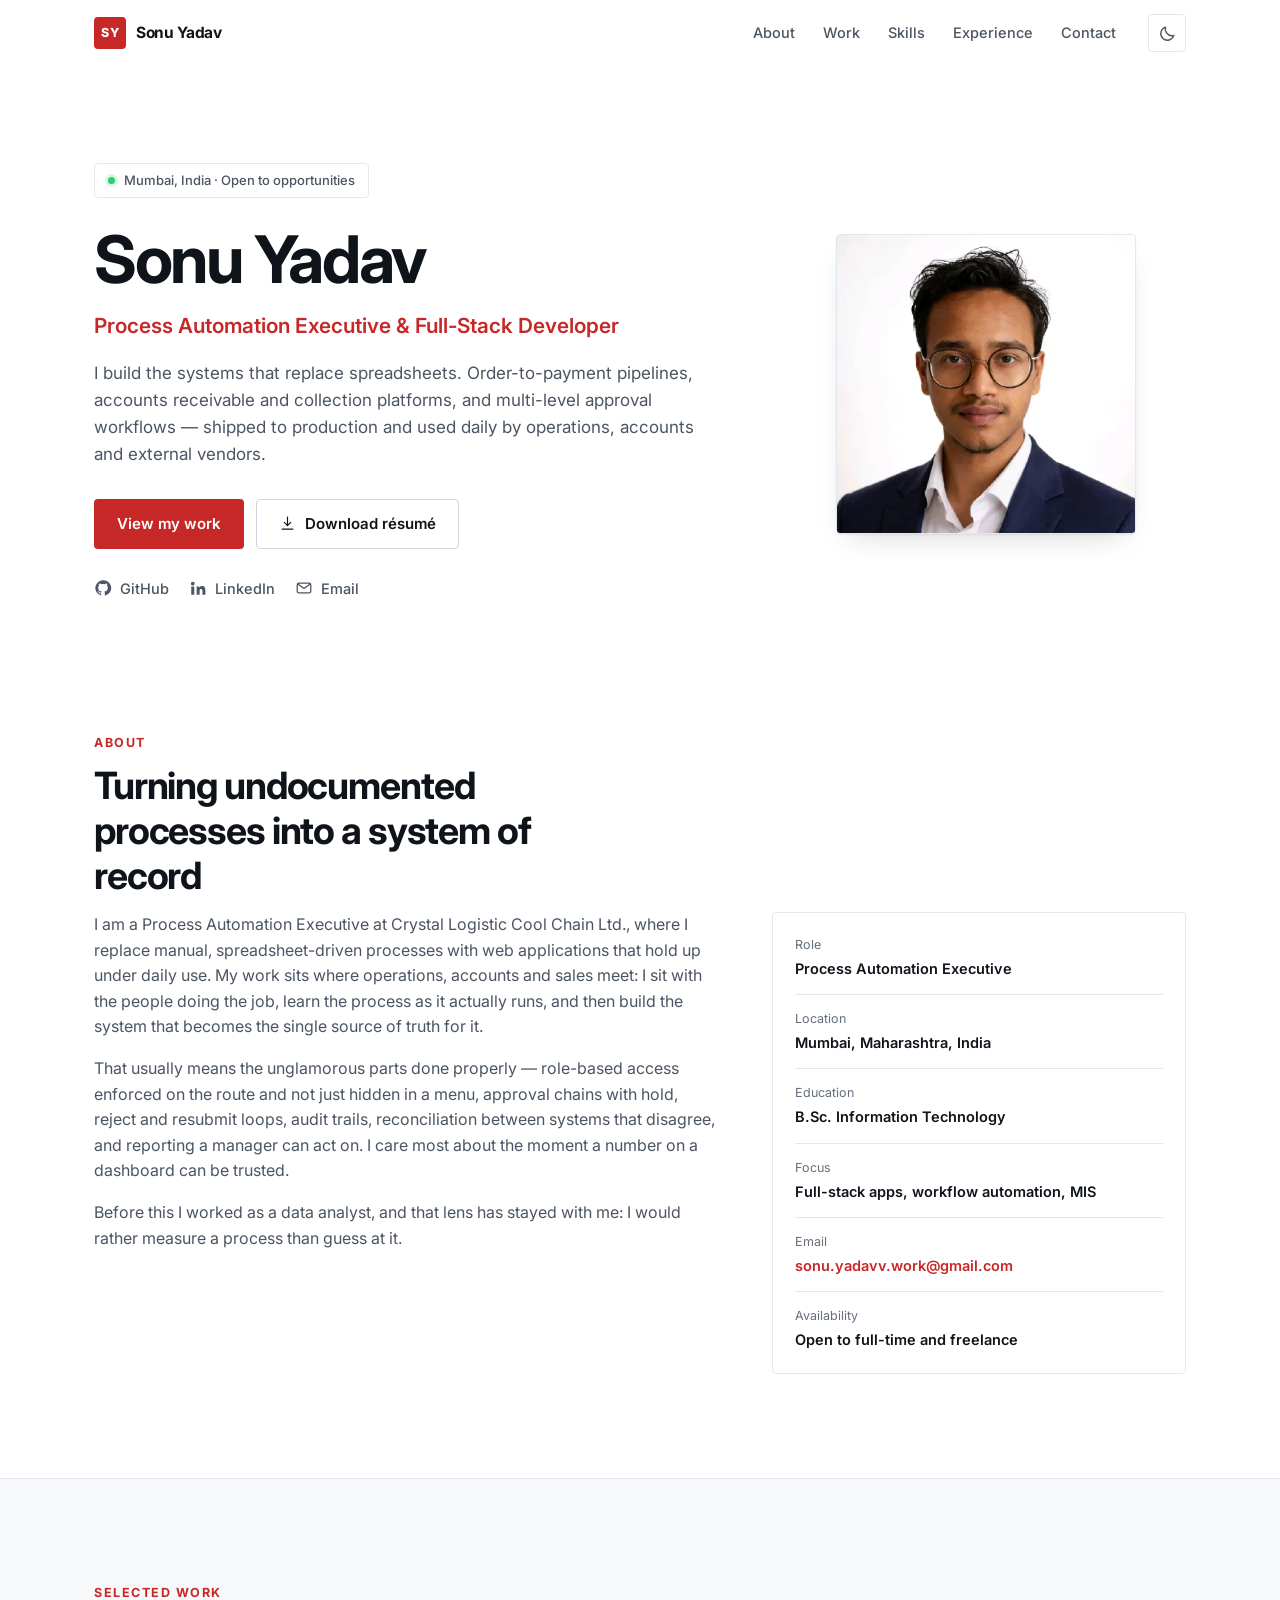
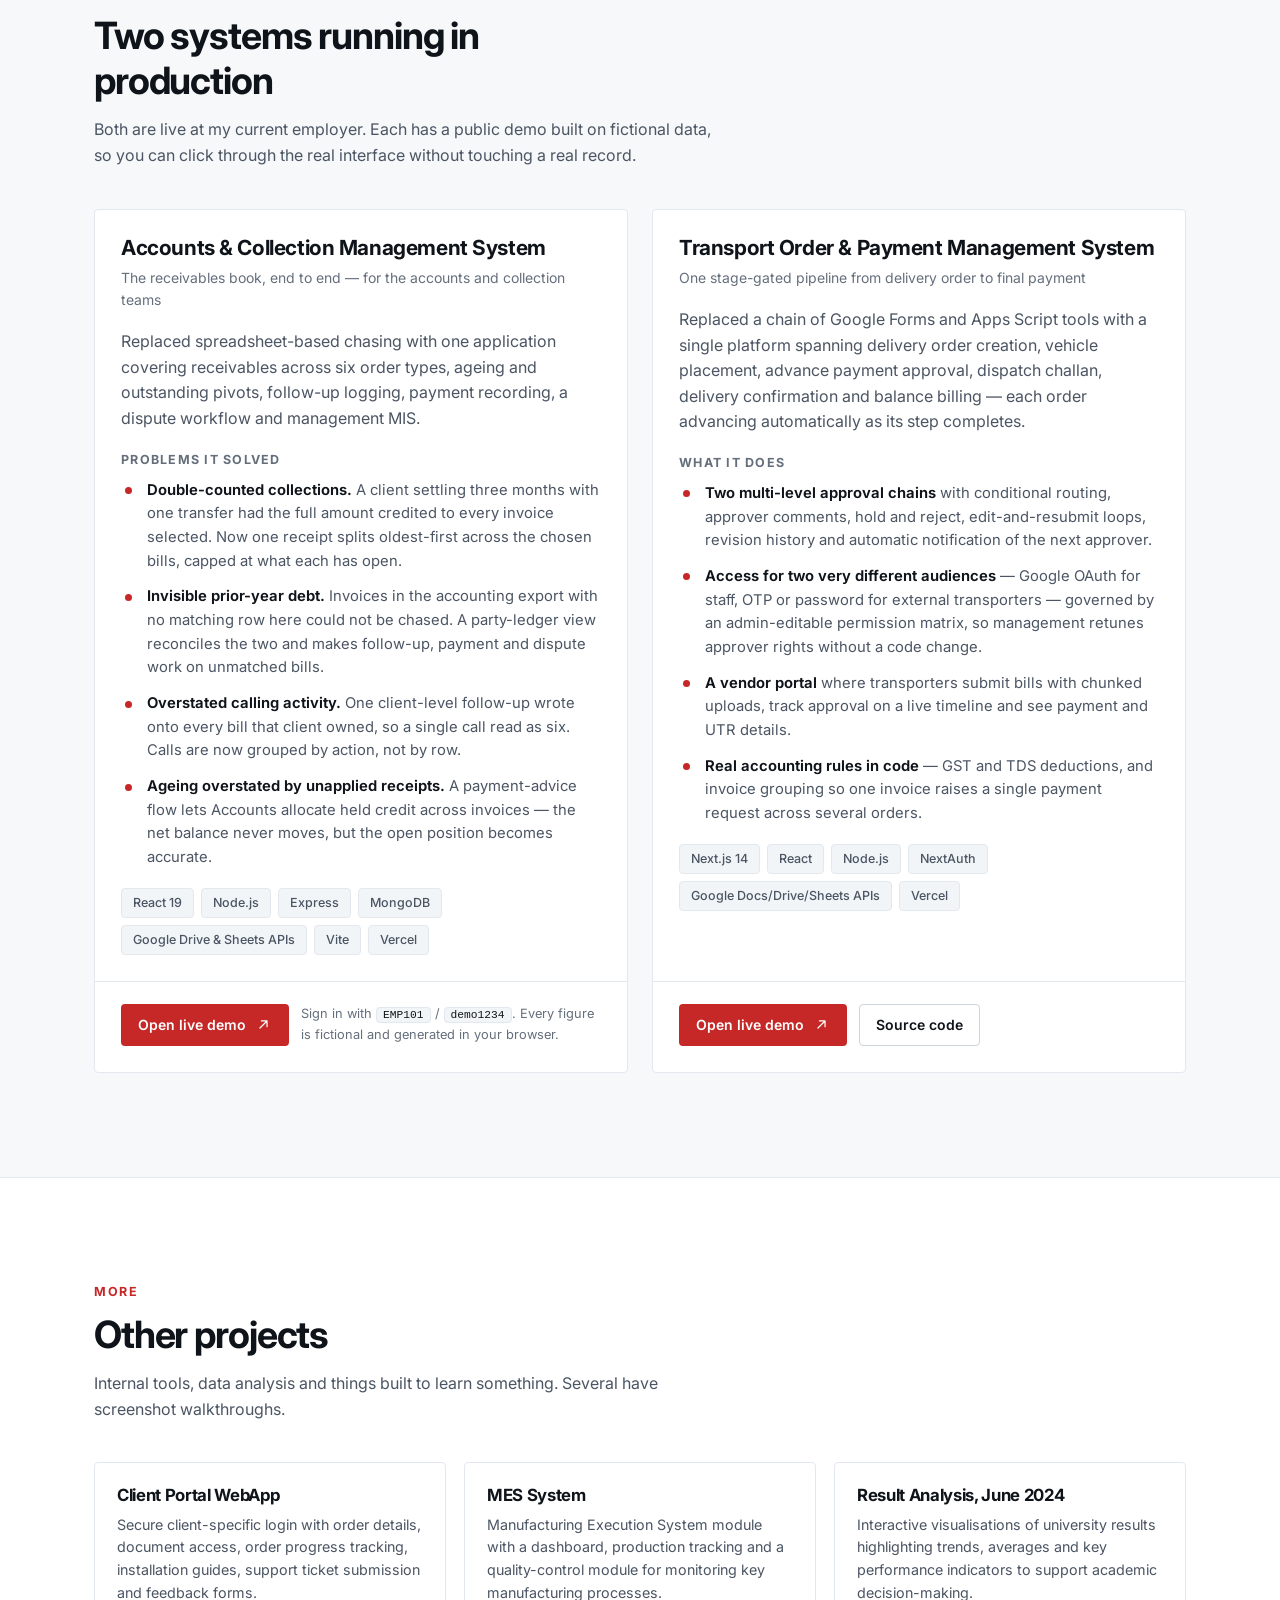
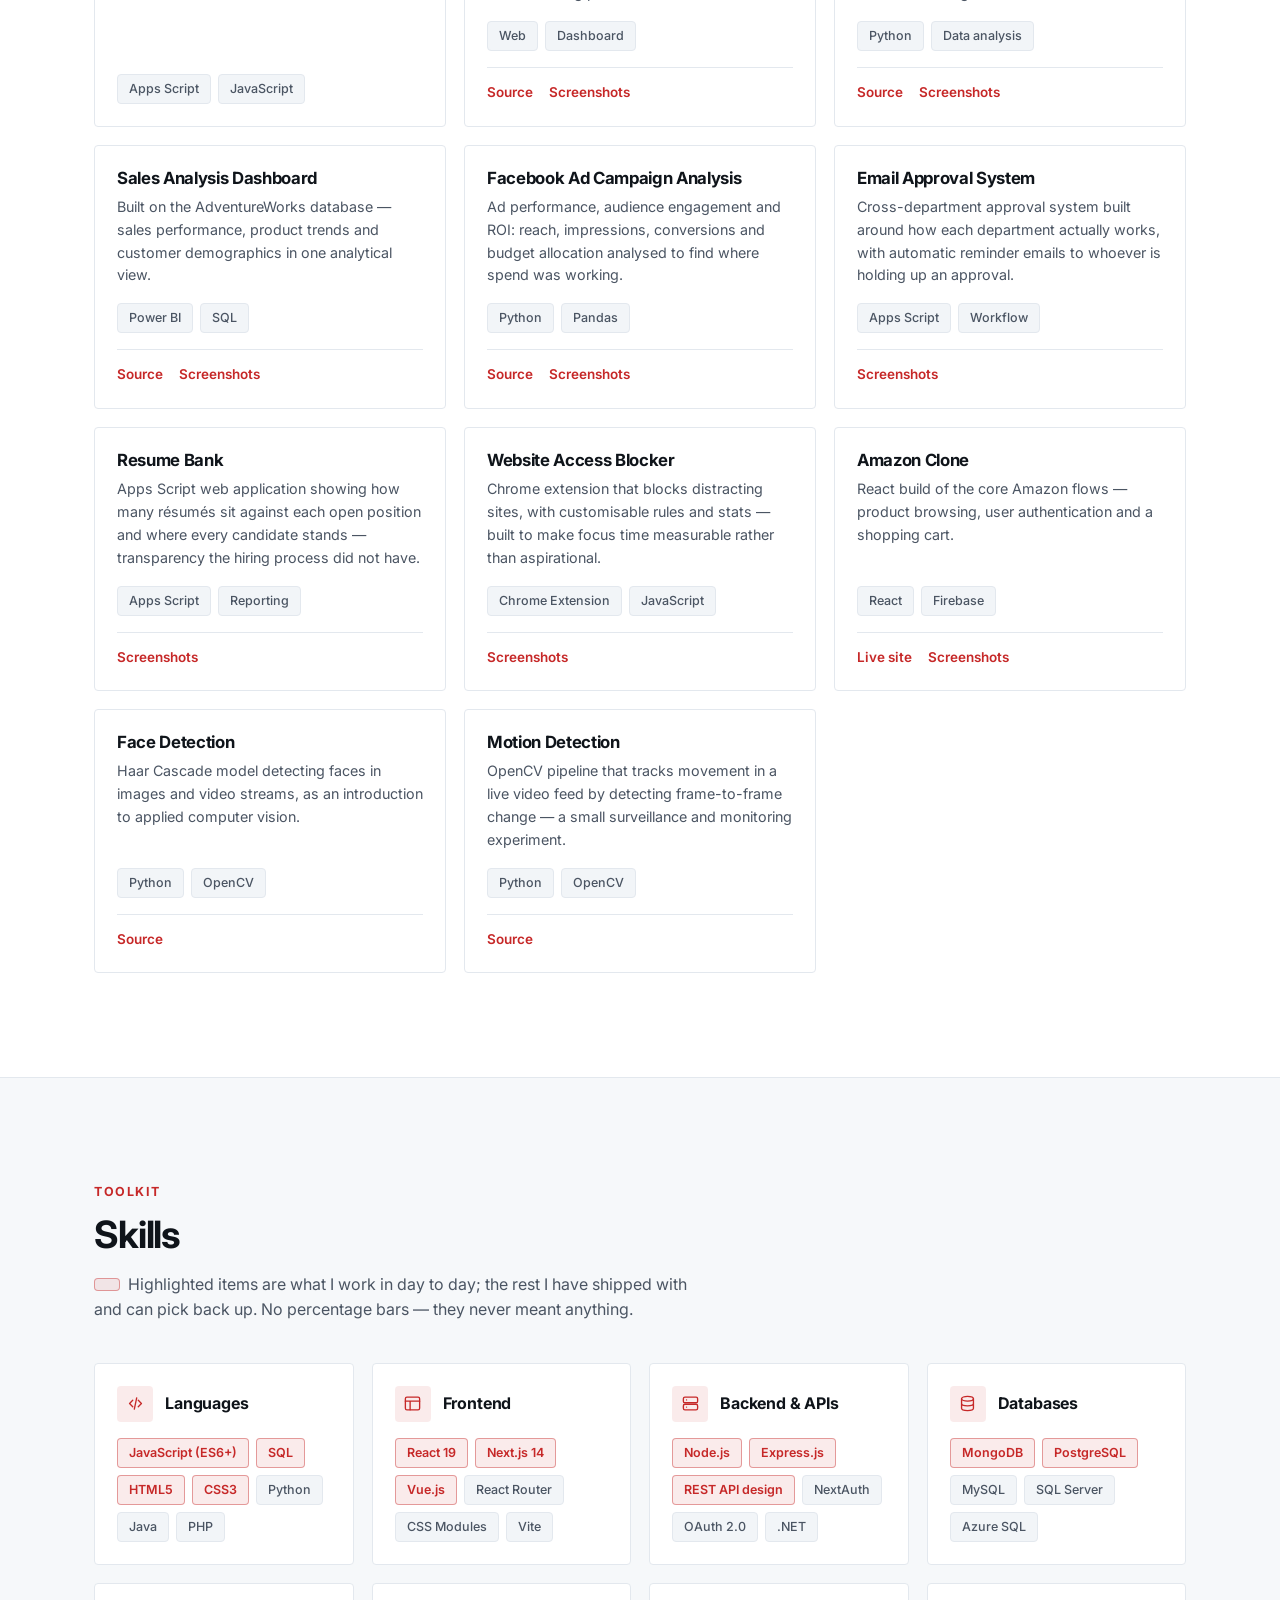
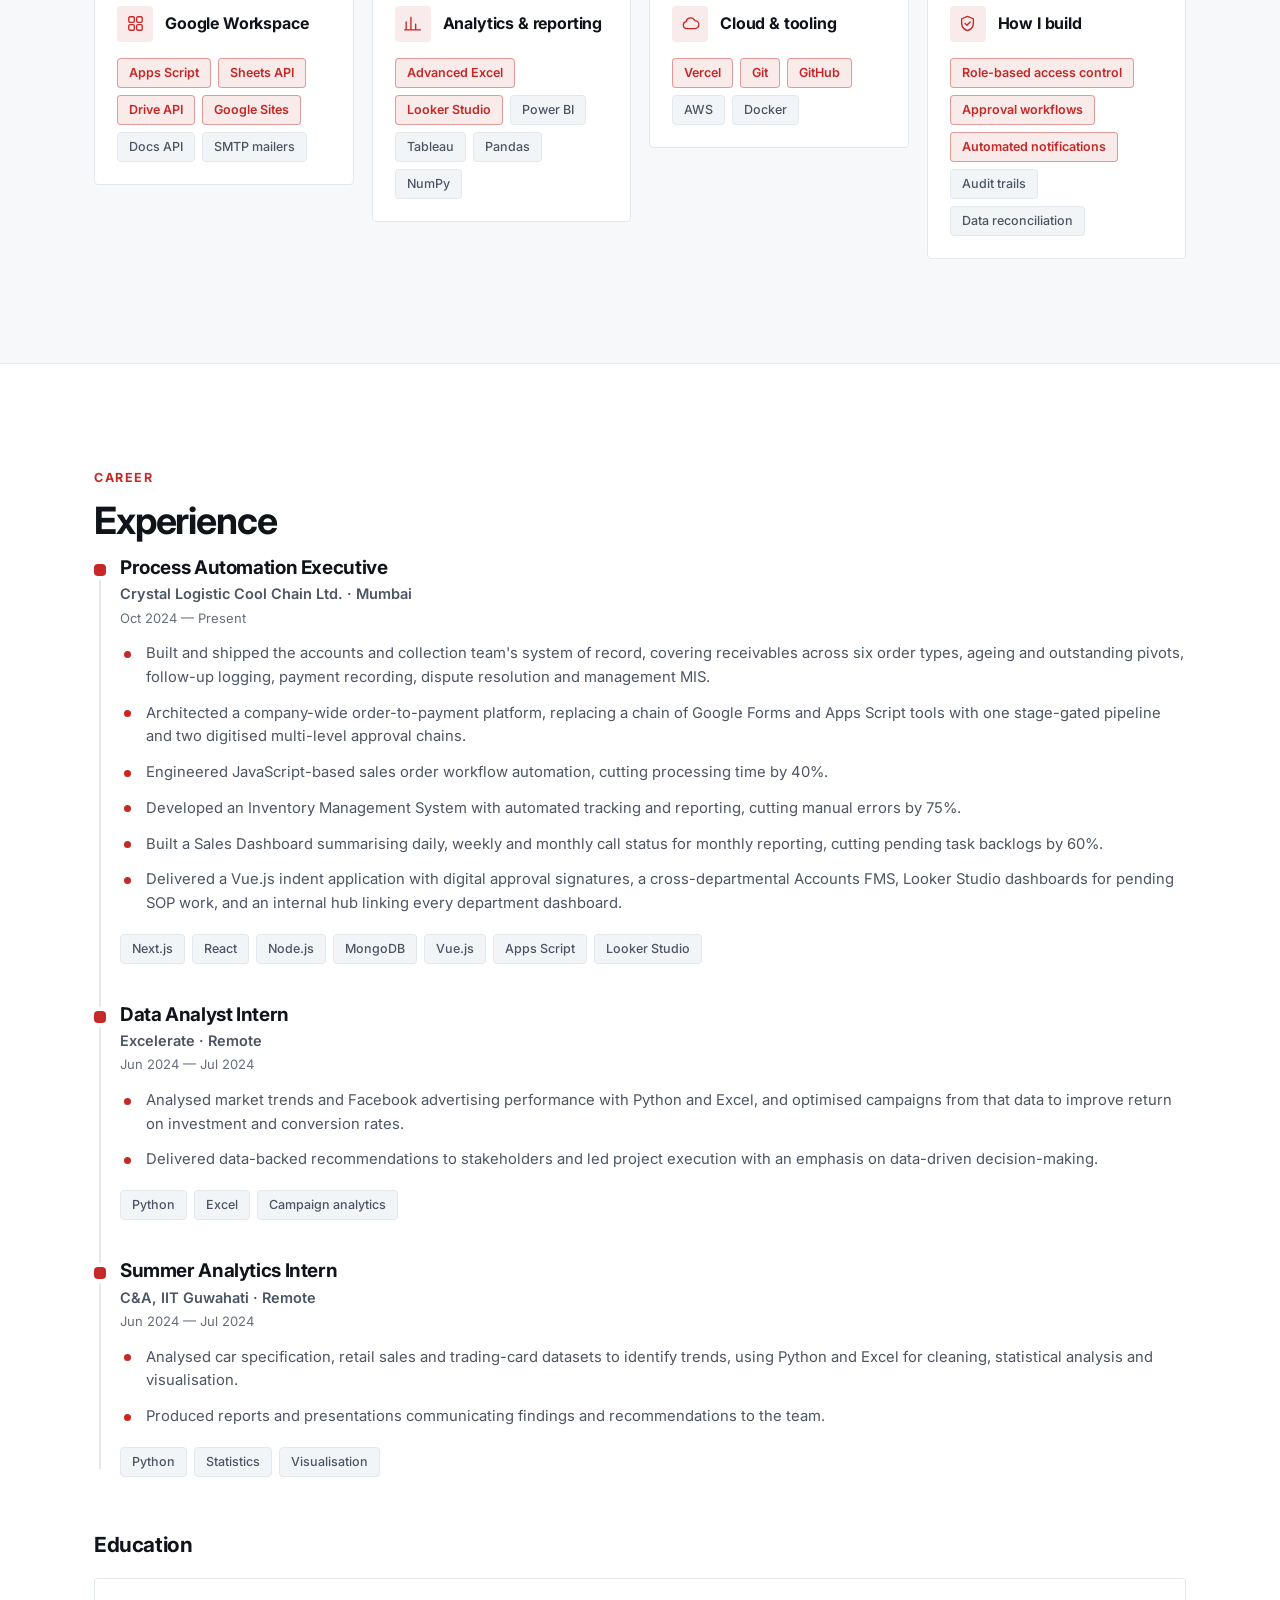
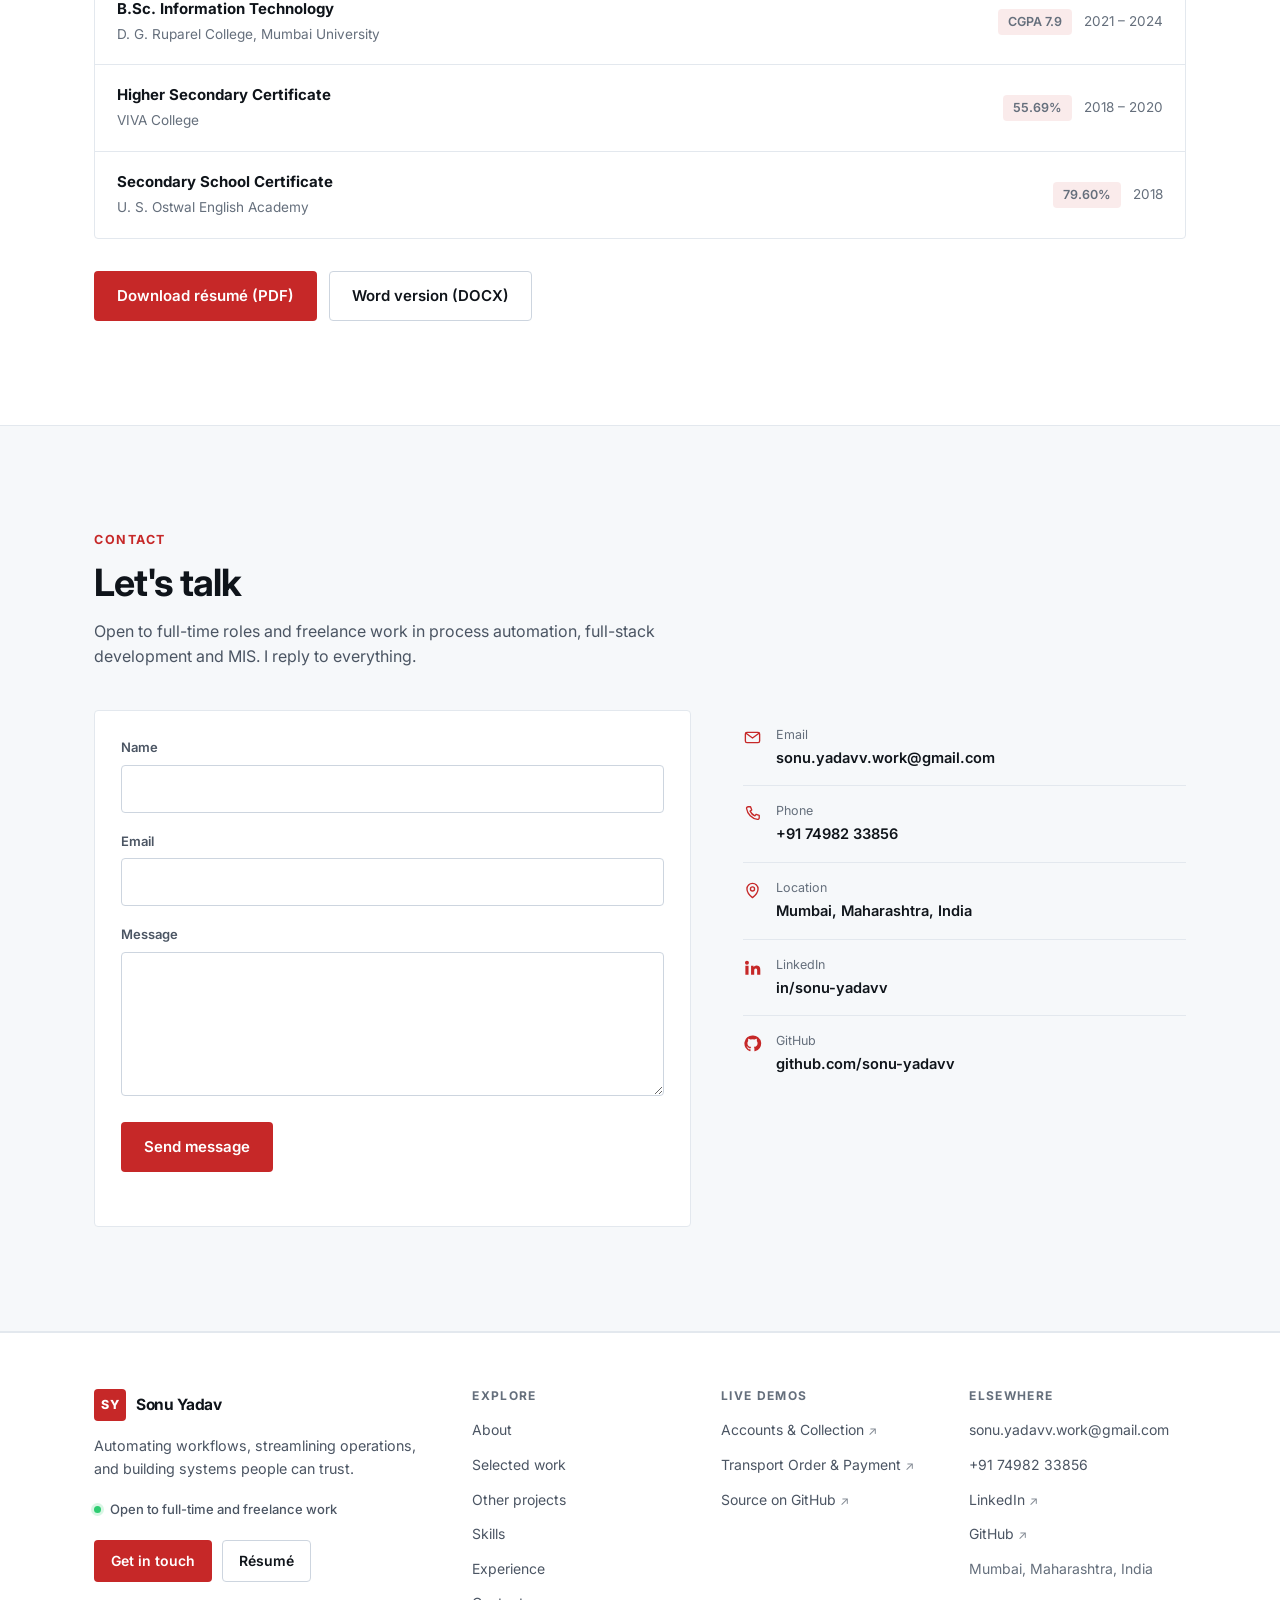
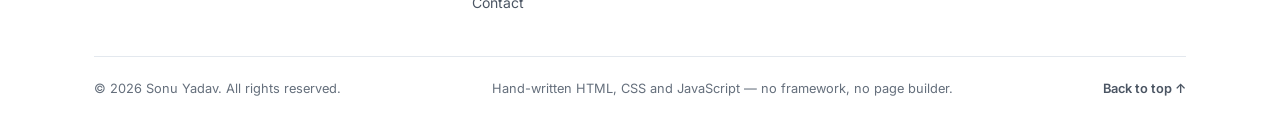
<file: index.html>
<!doctype html>
<html lang="en" data-theme="dark">

<head>
  <meta charset="utf-8">
  <meta name="viewport" content="width=device-width, initial-scale=1">

  <title>Sonu Yadav — Process Automation Executive &amp; Full-Stack Developer</title>
  <meta name="description" content="I build production web applications that replace spreadsheet-driven business processes — order-to-payment pipelines, accounts receivable and collection platforms, and multi-level approval workflows. React, Next.js, Node.js, MongoDB and Google Workspace. Based in Mumbai, India.">
  <meta name="author" content="Sonu Yadav">
  <link rel="canonical" href="https://sonu-yadavv.github.io/profile/">

  <!-- Theme is applied before first paint. Doing this in the stylesheet or in a
       deferred script gives a white flash on every load for dark-mode visitors. -->
  <script>
    (function () {
      try {
        var stored = localStorage.getItem('theme');
        var system = window.matchMedia('(prefers-color-scheme: light)').matches ? 'light' : 'dark';
        document.documentElement.setAttribute('data-theme', stored || system);
      } catch (e) { /* private mode — the default in the markup stands */ }
    })();
  </script>

  <meta name="theme-color" content="#0b0d10" media="(prefers-color-scheme: dark)">
  <meta name="theme-color" content="#ffffff" media="(prefers-color-scheme: light)">

  <!-- Social preview. Without these, sharing the link on LinkedIn or WhatsApp
       renders a blank card with the bare URL. -->
  <meta property="og:type" content="profile">
  <meta property="og:url" content="https://sonu-yadavv.github.io/profile/">
  <meta property="og:title" content="Sonu Yadav — Process Automation Executive &amp; Full-Stack Developer">
  <meta property="og:description" content="I build production web applications that replace spreadsheet-driven business processes: order-to-payment pipelines, receivables and collection platforms, and multi-level approval workflows.">
  <meta property="og:image" content="https://sonu-yadavv.github.io/profile/og.png">
  <meta property="og:image:width" content="1200">
  <meta property="og:image:height" content="630">
  <meta property="og:image:alt" content="Sonu Yadav — Process Automation Executive and Full-Stack Developer">
  <meta property="og:locale" content="en_IN">
  <meta property="profile:first_name" content="Sonu">
  <meta property="profile:last_name" content="Yadav">
  <meta name="twitter:card" content="summary_large_image">
  <meta name="twitter:title" content="Sonu Yadav — Process Automation Executive &amp; Full-Stack Developer">
  <meta name="twitter:description" content="I build production web applications that replace spreadsheet-driven business processes.">
  <meta name="twitter:image" content="https://sonu-yadavv.github.io/profile/og.png">

  <link rel="icon" href="favicon.svg" type="image/svg+xml">
  <link rel="apple-touch-icon" href="apple-touch-icon.png">

  <link rel="preconnect" href="https://fonts.googleapis.com">
  <link rel="preconnect" href="https://fonts.gstatic.com" crossorigin>
  <link rel="stylesheet" href="https://fonts.googleapis.com/css2?family=Inter:wght@400;500;600;700;800&display=swap">
  <link rel="stylesheet" href="style.css">

  <script type="application/ld+json">
  {
    "@context": "https://schema.org",
    "@type": "Person",
    "name": "Sonu Yadav",
    "url": "https://sonu-yadavv.github.io/profile/",
    "image": "https://sonu-yadavv.github.io/profile/sonu.webp",
    "jobTitle": "Process Automation Executive",
    "email": "mailto:sonu.yadavv.work@gmail.com",
    "telephone": "+91-7498233856",
    "address": { "@type": "PostalAddress", "addressLocality": "Mumbai", "addressRegion": "Maharashtra", "addressCountry": "IN" },
    "worksFor": { "@type": "Organization", "name": "Crystal Logistic Cool Chain Ltd." },
    "alumniOf": { "@type": "CollegeOrUniversity", "name": "D. G. Ruparel College, Mumbai University" },
    "knowsAbout": ["Process Automation", "Full-Stack Web Development", "React", "Next.js", "Node.js", "MongoDB", "Google Apps Script", "Accounts Receivable Systems", "Business Intelligence", "Data Analysis"],
    "sameAs": ["https://github.com/sonu-yadavv", "https://github.com/iKumarSonu", "https://www.linkedin.com/in/sonu-yadavv"]
  }
  </script>
</head>

<body>
  <a class="skip-link" href="#main">Skip to content</a>

  <header class="site-header" id="top">
    <div class="wrap header-inner">
      <a class="brand" href="#top">
        <span class="brand-mark" aria-hidden="true">SY</span>
        <span class="brand-name">Sonu Yadav</span>
      </a>

      <nav class="nav" id="nav" aria-label="Primary">
        <ul>
          <li><a href="#about">About</a></li>
          <li><a href="#work">Work</a></li>
          <li><a href="#skills">Skills</a></li>
          <li><a href="#experience">Experience</a></li>
          <li><a href="#contact">Contact</a></li>
        </ul>
      </nav>

      <div class="header-actions">
        <button class="icon-btn" id="theme-toggle" type="button" aria-label="Switch to light theme">
          <svg class="icon-sun" viewBox="0 0 24 24" aria-hidden="true"><circle cx="12" cy="12" r="4.2"/><path d="M12 2.6v2.2M12 19.2v2.2M4.2 12H2M22 12h-2.2M6.3 6.3 4.8 4.8M19.2 19.2l-1.5-1.5M6.3 17.7l-1.5 1.5M19.2 4.8l-1.5 1.5"/></svg>
          <svg class="icon-moon" viewBox="0 0 24 24" aria-hidden="true"><path d="M20 14.4A8.4 8.4 0 0 1 9.6 4a8.4 8.4 0 1 0 10.4 10.4Z"/></svg>
        </button>
        <button class="icon-btn nav-toggle" id="nav-toggle" type="button" aria-label="Open menu" aria-expanded="false" aria-controls="nav">
          <svg class="icon-bars" viewBox="0 0 24 24" aria-hidden="true"><path d="M4 7h16M4 12h16M4 17h16"/></svg>
          <svg class="icon-x" viewBox="0 0 24 24" aria-hidden="true"><path d="M6 6l12 12M18 6 6 18"/></svg>
        </button>
      </div>
    </div>
  </header>

  <!-- Dims the page behind the open menu and gives tapping "somewhere else"
       something to land on. -->
  <div class="nav-scrim" id="nav-scrim" hidden></div>

  <main id="main">

    <!-- ===================== Hero ===================== -->
    <section class="hero">
      <div class="wrap hero-grid">
        <div class="hero-copy">
          <p class="eyebrow">
            <span class="dot" aria-hidden="true"></span>
            Mumbai, India · Open to opportunities
          </p>
          <h1>Sonu Yadav</h1>
          <p class="hero-role">Process Automation Executive &amp; Full-Stack Developer</p>
          <p class="hero-lede">
            I build the systems that replace spreadsheets. Order-to-payment pipelines, accounts
            receivable and collection platforms, and multi-level approval workflows — shipped to
            production and used daily by operations, accounts and external vendors.
          </p>

          <div class="hero-actions">
            <a class="btn btn-primary" href="#work">View my work</a>
            <a class="btn btn-ghost" href="Sonu_Yadav_Resume.pdf" download>
              <svg viewBox="0 0 24 24" aria-hidden="true"><path d="M12 3v12M7.5 10.5 12 15l4.5-4.5M4.5 20h15"/></svg>
              Download résumé
            </a>
          </div>

          <ul class="hero-social" aria-label="Profiles">
            <li>
              <a href="https://github.com/sonu-yadavv" target="_blank" rel="noopener noreferrer" aria-label="GitHub profile">
                <svg viewBox="0 0 24 24" aria-hidden="true" class="filled"><path d="M12 1.8a10.2 10.2 0 0 0-3.2 19.9c.5.1.7-.2.7-.5v-1.9c-2.8.6-3.4-1.3-3.4-1.3-.5-1.2-1.1-1.5-1.1-1.5-.9-.6.1-.6.1-.6 1 .1 1.6 1.1 1.6 1.1.9 1.6 2.4 1.1 3 .9.1-.7.4-1.1.6-1.4-2.3-.3-4.7-1.1-4.7-5a4 4 0 0 1 1-2.7c-.1-.3-.4-1.3.1-2.7 0 0 .9-.3 2.8 1a9.6 9.6 0 0 1 5 0c1.9-1.3 2.8-1 2.8-1 .5 1.4.2 2.4.1 2.7a4 4 0 0 1 1 2.7c0 3.9-2.4 4.7-4.7 5 .4.3.7 1 .7 2v2.9c0 .3.2.6.7.5A10.2 10.2 0 0 0 12 1.8Z"/></svg>
                GitHub
              </a>
            </li>
            <li>
              <a href="https://www.linkedin.com/in/sonu-yadavv" target="_blank" rel="noopener noreferrer" aria-label="LinkedIn profile">
                <svg viewBox="0 0 24 24" aria-hidden="true" class="filled"><path d="M4.98 3.5A2.5 2.5 0 1 0 5 8.5a2.5 2.5 0 0 0 0-5ZM3 9.9h4V21H3V9.9Zm6.5 0h3.8v1.5h.05a4.2 4.2 0 0 1 3.76-2c4 0 4.76 2.6 4.76 6V21h-4v-4.9c0-1.2 0-2.7-1.7-2.7s-2 1.3-2 2.6V21h-4V9.9Z"/></svg>
                LinkedIn
              </a>
            </li>
            <li>
              <a href="mailto:sonu.yadavv.work@gmail.com" aria-label="Send an email">
                <svg viewBox="0 0 24 24" aria-hidden="true"><rect x="3" y="5.5" width="18" height="13" rx="2"/><path d="m3.8 6.7 8.2 6 8.2-6"/></svg>
                Email
              </a>
            </li>
          </ul>
        </div>

        <div class="hero-photo">
          <picture>
            <source srcset="sonu.webp" type="image/webp">
            <img src="sonu-760.jpg" width="460" height="460" alt="Portrait of Sonu Yadav" fetchpriority="high" decoding="async">
          </picture>
        </div>
      </div>

    </section>

    <!-- ===================== About ===================== -->
    <section id="about" class="section" aria-labelledby="about-h">
      <div class="wrap">
        <p class="section-kicker">About</p>
        <h2 id="about-h" class="section-title">Turning undocumented processes into a system of record</h2>

        <div class="about-grid">
          <div class="prose">
            <p>
              I am a Process Automation Executive at Crystal Logistic Cool Chain Ltd., where I replace
              manual, spreadsheet-driven processes with web applications that hold up under daily use.
              My work sits where operations, accounts and sales meet: I sit with the people doing the
              job, learn the process as it actually runs, and then build the system that becomes the
              single source of truth for it.
            </p>
            <p>
              That usually means the unglamorous parts done properly — role-based access enforced on the
              route and not just hidden in a menu, approval chains with hold, reject and resubmit loops,
              audit trails, reconciliation between systems that disagree, and reporting a manager can act
              on. I care most about the moment a number on a dashboard can be trusted.
            </p>
            <p>
              Before this I worked as a data analyst, and that lens has stayed with me: I would rather
              measure a process than guess at it.
            </p>
          </div>

          <aside class="about-facts">
            <h3 class="sr-only">Quick facts</h3>
            <ul>
              <li><span>Role</span><strong>Process Automation Executive</strong></li>
              <li><span>Location</span><strong>Mumbai, Maharashtra, India</strong></li>
              <li><span>Education</span><strong>B.Sc. Information Technology</strong></li>
              <li><span>Focus</span><strong>Full-stack apps, workflow automation, MIS</strong></li>
              <li><span>Email</span><strong><a href="mailto:sonu.yadavv.work@gmail.com">sonu.yadavv.work@gmail.com</a></strong></li>
              <li><span>Availability</span><strong>Open to full-time and freelance</strong></li>
            </ul>
          </aside>
        </div>
      </div>
    </section>

    <!-- ===================== Featured work ===================== -->
    <section id="work" class="section section-alt" aria-labelledby="work-h">
      <div class="wrap">
        <p class="section-kicker">Selected work</p>
        <h2 id="work-h" class="section-title">Two systems running in production</h2>
        <p class="section-lede">
          Both are live at my current employer. Each has a public demo built on fictional data, so you
          can click through the real interface without touching a real record.
        </p>

        <div class="featured">

          <article class="feature-card">
            <div class="feature-head">
              <h3>Accounts &amp; Collection Management System</h3>
              <p class="feature-sub">The receivables book, end to end — for the accounts and collection teams</p>
            </div>

            <div class="feature-body">
              <p>
                Replaced spreadsheet-based chasing with one application covering receivables across six
                order types, ageing and outstanding pivots, follow-up logging, payment recording, a
                dispute workflow and management MIS.
              </p>

              <h4>Problems it solved</h4>
              <ul class="tick-list">
                <li><strong>Double-counted collections.</strong> A client settling three months with one transfer had the full amount credited to every invoice selected. Now one receipt splits oldest-first across the chosen bills, capped at what each has open.</li>
                <li><strong>Invisible prior-year debt.</strong> Invoices in the accounting export with no matching row here could not be chased. A party-ledger view reconciles the two and makes follow-up, payment and dispute work on unmatched bills.</li>
                <li><strong>Overstated calling activity.</strong> One client-level follow-up wrote onto every bill that client owned, so a single call read as six. Calls are now grouped by action, not by row.</li>
                <li><strong>Ageing overstated by unapplied receipts.</strong> A payment-advice flow lets Accounts allocate held credit across invoices — the net balance never moves, but the open position becomes accurate.</li>
              </ul>

              <ul class="tags" aria-label="Technologies">
                <li>React 19</li><li>Node.js</li><li>Express</li><li>MongoDB</li><li>Google Drive &amp; Sheets APIs</li><li>Vite</li><li>Vercel</li>
              </ul>
            </div>

            <div class="feature-actions">
              <a class="btn btn-primary btn-sm" href="https://accounts-collection-demo.vercel.app" target="_blank" rel="noopener noreferrer">
                Open live demo
                <svg viewBox="0 0 24 24" aria-hidden="true"><path d="M7 17 17 7M9 7h8v8"/></svg>
              </a>
              <p class="feature-note">Sign in with <code>EMP101</code> / <code>demo1234</code>. Every figure is fictional and generated in your browser.</p>
            </div>
          </article>

          <article class="feature-card">
            <div class="feature-head">
              <h3>Transport Order &amp; Payment Management System</h3>
              <p class="feature-sub">One stage-gated pipeline from delivery order to final payment</p>
            </div>

            <div class="feature-body">
              <p>
                Replaced a chain of Google Forms and Apps Script tools with a single platform spanning
                delivery order creation, vehicle placement, advance payment approval, dispatch challan,
                delivery confirmation and balance billing — each order advancing automatically as its
                step completes.
              </p>

              <h4>What it does</h4>
              <ul class="tick-list">
                <li><strong>Two multi-level approval chains</strong> with conditional routing, approver comments, hold and reject, edit-and-resubmit loops, revision history and automatic notification of the next approver.</li>
                <li><strong>Access for two very different audiences</strong> — Google OAuth for staff, OTP or password for external transporters — governed by an admin-editable permission matrix, so management retunes approver rights without a code change.</li>
                <li><strong>A vendor portal</strong> where transporters submit bills with chunked uploads, track approval on a live timeline and see payment and UTR details.</li>
                <li><strong>Real accounting rules in code</strong> — GST and TDS deductions, and invoice grouping so one invoice raises a single payment request across several orders.</li>
              </ul>

              <ul class="tags" aria-label="Technologies">
                <li>Next.js 14</li><li>React</li><li>Node.js</li><li>NextAuth</li><li>Google Docs/Drive/Sheets APIs</li><li>Vercel</li>
              </ul>
            </div>

            <div class="feature-actions">
              <a class="btn btn-primary btn-sm" href="https://freightflow-demo-lovat.vercel.app" target="_blank" rel="noopener noreferrer">
                Open live demo
                <svg viewBox="0 0 24 24" aria-hidden="true"><path d="M7 17 17 7M9 7h8v8"/></svg>
              </a>
              <a class="btn btn-ghost btn-sm" href="https://github.com/sonu-yadavv/freightflow-demo" target="_blank" rel="noopener noreferrer">
                Source code
              </a>
            </div>
          </article>

        </div>
      </div>
    </section>

    <!-- ===================== Other projects ===================== -->
    <section id="projects" class="section" aria-labelledby="projects-h">
      <div class="wrap">
        <p class="section-kicker">More</p>
        <h2 id="projects-h" class="section-title">Other projects</h2>
        <p class="section-lede">
          Internal tools, data analysis and things built to learn something. Several have screenshot
          walkthroughs.
        </p>

        <div class="project-grid">

          <article class="project">
            <h3><a href="https://script.google.com/macros/s/AKfycbw8wfdnpFFarfCEvJDmSIEFyIDU-h3q30d52qSoG-4Ro8-FslqmyWGRsUOYGHj0Gbo/exec" target="_blank" rel="noopener noreferrer">Client Portal WebApp</a></h3>
            <p>Secure client-specific login with order details, document access, order progress tracking, installation guides, support ticket submission and feedback forms.</p>
            <ul class="tags"><li>Apps Script</li><li>JavaScript</li></ul>
          </article>

          <article class="project">
            <h3>MES System</h3>
            <p>Manufacturing Execution System module with a dashboard, production tracking and a quality-control module for monitoring key manufacturing processes.</p>
            <ul class="tags"><li>Web</li><li>Dashboard</li></ul>
            <div class="project-links">
              <a href="https://github.com/sonu-yadavv/mes-system" target="_blank" rel="noopener noreferrer">Source</a>
              <button type="button" class="link-btn" data-gallery="mes">Screenshots</button>
            </div>
          </article>

          <article class="project">
            <h3>Result Analysis, June 2024</h3>
            <p>Interactive visualisations of university results highlighting trends, averages and key performance indicators to support academic decision-making.</p>
            <ul class="tags"><li>Python</li><li>Data analysis</li></ul>
            <div class="project-links">
              <a href="https://github.com/iKumarSonu/MU-BSC-IT-Result-Analysis-June-2024-" target="_blank" rel="noopener noreferrer">Source</a>
              <button type="button" class="link-btn" data-gallery="result">Screenshots</button>
            </div>
          </article>

          <article class="project">
            <h3>Sales Analysis Dashboard</h3>
            <p>Built on the AdventureWorks database — sales performance, product trends and customer demographics in one analytical view.</p>
            <ul class="tags"><li>Power BI</li><li>SQL</li></ul>
            <div class="project-links">
              <a href="https://github.com/iKumarSonu/adventure-sales-dashboard" target="_blank" rel="noopener noreferrer">Source</a>
              <button type="button" class="link-btn" data-gallery="sales">Screenshots</button>
            </div>
          </article>

          <article class="project">
            <h3>Facebook Ad Campaign Analysis</h3>
            <p>Ad performance, audience engagement and ROI: reach, impressions, conversions and budget allocation analysed to find where spend was working.</p>
            <ul class="tags"><li>Python</li><li>Pandas</li></ul>
            <div class="project-links">
              <a href="https://github.com/iKumarSonu/Analyzing-Effectiveness-of-Ad-Campaigns" target="_blank" rel="noopener noreferrer">Source</a>
              <button type="button" class="link-btn" data-gallery="ads">Screenshots</button>
            </div>
          </article>

          <article class="project">
            <h3>Email Approval System</h3>
            <p>Cross-department approval system built around how each department actually works, with automatic reminder emails to whoever is holding up an approval.</p>
            <ul class="tags"><li>Apps Script</li><li>Workflow</li></ul>
            <div class="project-links">
              <button type="button" class="link-btn" data-gallery="approval">Screenshots</button>
            </div>
          </article>

          <article class="project">
            <h3>Resume Bank</h3>
            <p>Apps Script web application showing how many résumés sit against each open position and where every candidate stands — transparency the hiring process did not have.</p>
            <ul class="tags"><li>Apps Script</li><li>Reporting</li></ul>
            <div class="project-links">
              <button type="button" class="link-btn" data-gallery="resumebank">Screenshots</button>
            </div>
          </article>

          <article class="project">
            <h3>Website Access Blocker</h3>
            <p>Chrome extension that blocks distracting sites, with customisable rules and stats — built to make focus time measurable rather than aspirational.</p>
            <ul class="tags"><li>Chrome Extension</li><li>JavaScript</li></ul>
            <div class="project-links">
              <button type="button" class="link-btn" data-gallery="blocker">Screenshots</button>
            </div>
          </article>

          <article class="project">
            <h3>Amazon Clone</h3>
            <p>React build of the core Amazon flows — product browsing, user authentication and a shopping cart.</p>
            <ul class="tags"><li>React</li><li>Firebase</li></ul>
            <div class="project-links">
              <a href="https://shopsiteclone.web.app/" target="_blank" rel="noopener noreferrer">Live site</a>
              <button type="button" class="link-btn" data-gallery="amazon">Screenshots</button>
            </div>
          </article>

          <article class="project">
            <h3>Face Detection</h3>
            <p>Haar Cascade model detecting faces in images and video streams, as an introduction to applied computer vision.</p>
            <ul class="tags"><li>Python</li><li>OpenCV</li></ul>
            <div class="project-links">
              <a href="https://github.com/iKumarSonu/Face-Detection" target="_blank" rel="noopener noreferrer">Source</a>
            </div>
          </article>

          <article class="project">
            <h3>Motion Detection</h3>
            <p>OpenCV pipeline that tracks movement in a live video feed by detecting frame-to-frame change — a small surveillance and monitoring experiment.</p>
            <ul class="tags"><li>Python</li><li>OpenCV</li></ul>
            <div class="project-links">
              <a href="https://github.com/iKumarSonu/moment-detection" target="_blank" rel="noopener noreferrer">Source</a>
            </div>
          </article>

        </div>
      </div>
    </section>

    <!-- ===================== Skills ===================== -->
    <section id="skills" class="section section-alt" aria-labelledby="skills-h">
      <div class="wrap">
        <p class="section-kicker">Toolkit</p>
        <h2 id="skills-h" class="section-title">Skills</h2>
        <p class="section-lede">
          <span class="legend-chip" aria-hidden="true"></span>
          Highlighted items are what I work in day to day; the rest I have shipped with and can
          pick back up. No percentage bars — they never meant anything.
        </p>

        <div class="skills-grid">

          <article class="skill-card">
            <div class="skill-head">
              <span class="skill-icon" aria-hidden="true">
                <svg viewBox="0 0 24 24"><path d="m8.5 8-4 4 4 4M15.5 8l4 4-4 4M13.5 5l-3 14"/></svg>
              </span>
              <h3>Languages</h3>
            </div>
            <ul class="tags">
              <li class="is-core">JavaScript (ES6+)</li><li class="is-core">SQL</li>
              <li class="is-core">HTML5</li><li class="is-core">CSS3</li>
              <li>Python</li><li>Java</li><li>PHP</li>
            </ul>
          </article>

          <article class="skill-card">
            <div class="skill-head">
              <span class="skill-icon" aria-hidden="true">
                <svg viewBox="0 0 24 24"><rect x="3" y="4" width="18" height="16" rx="2"/><path d="M3 9h18M9 9v11"/></svg>
              </span>
              <h3>Frontend</h3>
            </div>
            <ul class="tags">
              <li class="is-core">React 19</li><li class="is-core">Next.js 14</li><li class="is-core">Vue.js</li>
              <li>React Router</li><li>CSS Modules</li><li>Vite</li>
            </ul>
          </article>

          <article class="skill-card">
            <div class="skill-head">
              <span class="skill-icon" aria-hidden="true">
                <svg viewBox="0 0 24 24"><rect x="3" y="4" width="18" height="7" rx="2"/><rect x="3" y="13" width="18" height="7" rx="2"/><path d="M7 7.5h.01M7 16.5h.01"/></svg>
              </span>
              <h3>Backend &amp; APIs</h3>
            </div>
            <ul class="tags">
              <li class="is-core">Node.js</li><li class="is-core">Express.js</li><li class="is-core">REST API design</li>
              <li>NextAuth</li><li>OAuth 2.0</li><li>.NET</li>
            </ul>
          </article>

          <article class="skill-card">
            <div class="skill-head">
              <span class="skill-icon" aria-hidden="true">
                <svg viewBox="0 0 24 24"><ellipse cx="12" cy="6" rx="7.5" ry="3"/><path d="M4.5 6v6c0 1.7 3.4 3 7.5 3s7.5-1.3 7.5-3V6M4.5 12v6c0 1.7 3.4 3 7.5 3s7.5-1.3 7.5-3v-6"/></svg>
              </span>
              <h3>Databases</h3>
            </div>
            <ul class="tags">
              <li class="is-core">MongoDB</li><li class="is-core">PostgreSQL</li>
              <li>MySQL</li><li>SQL Server</li><li>Azure SQL</li>
            </ul>
          </article>

          <article class="skill-card">
            <div class="skill-head">
              <span class="skill-icon" aria-hidden="true">
                <svg viewBox="0 0 24 24"><rect x="3.5" y="3.5" width="7" height="7" rx="1.6"/><rect x="13.5" y="3.5" width="7" height="7" rx="1.6"/><rect x="3.5" y="13.5" width="7" height="7" rx="1.6"/><rect x="13.5" y="13.5" width="7" height="7" rx="1.6"/></svg>
              </span>
              <h3>Google Workspace</h3>
            </div>
            <ul class="tags">
              <li class="is-core">Apps Script</li><li class="is-core">Sheets API</li><li class="is-core">Drive API</li>
              <li class="is-core">Google Sites</li>
              <li>Docs API</li><li>SMTP mailers</li>
            </ul>
          </article>

          <article class="skill-card">
            <div class="skill-head">
              <span class="skill-icon" aria-hidden="true">
                <svg viewBox="0 0 24 24"><path d="M4 20V10M10 20V4M16 20v-7M22 20H2"/></svg>
              </span>
              <h3>Analytics &amp; reporting</h3>
            </div>
            <ul class="tags">
              <li class="is-core">Advanced Excel</li><li class="is-core">Looker Studio</li>
              <li>Power BI</li><li>Tableau</li><li>Pandas</li><li>NumPy</li>
            </ul>
          </article>

          <article class="skill-card">
            <div class="skill-head">
              <span class="skill-icon" aria-hidden="true">
                <svg viewBox="0 0 24 24"><path d="M7 18.5A4.5 4.5 0 0 1 6.6 9.6a5.6 5.6 0 0 1 10.7-1.3A4.1 4.1 0 0 1 17.6 18.5Z"/></svg>
              </span>
              <h3>Cloud &amp; tooling</h3>
            </div>
            <ul class="tags">
              <li class="is-core">Vercel</li><li class="is-core">Git</li><li class="is-core">GitHub</li>
              <li>AWS</li><li>Docker</li>
            </ul>
          </article>

          <article class="skill-card">
            <div class="skill-head">
              <span class="skill-icon" aria-hidden="true">
                <svg viewBox="0 0 24 24"><path d="M12 3 4.6 6v5.5c0 4.4 3 8.2 7.4 9.5 4.4-1.3 7.4-5.1 7.4-9.5V6Z"/><path d="m9 12 2.2 2.2L15.4 10"/></svg>
              </span>
              <h3>How I build</h3>
            </div>
            <ul class="tags">
              <li class="is-core">Role-based access control</li><li class="is-core">Approval workflows</li>
              <li class="is-core">Automated notifications</li>
              <li>Audit trails</li><li>Data reconciliation</li>
            </ul>
          </article>

        </div>
      </div>
    </section>

    <!-- ===================== Experience ===================== -->
    <section id="experience" class="section" aria-labelledby="exp-h">
      <div class="wrap">
        <p class="section-kicker">Career</p>
        <h2 id="exp-h" class="section-title">Experience</h2>

        <ol class="timeline">
          <li class="tl-item">
            <div class="tl-head">
              <h3>Process Automation Executive</h3>
              <p class="tl-org">Crystal Logistic Cool Chain Ltd. · Mumbai</p>
              <p class="tl-when"><time datetime="2024-10">Oct 2024</time> — Present</p>
            </div>
            <ul class="tick-list">
              <li>Built and shipped the accounts and collection team's system of record, covering receivables across six order types, ageing and outstanding pivots, follow-up logging, payment recording, dispute resolution and management MIS.</li>
              <li>Architected a company-wide order-to-payment platform, replacing a chain of Google Forms and Apps Script tools with one stage-gated pipeline and two digitised multi-level approval chains.</li>
              <li>Engineered JavaScript-based sales order workflow automation, cutting processing time by 40%.</li>
              <li>Developed an Inventory Management System with automated tracking and reporting, cutting manual errors by 75%.</li>
              <li>Built a Sales Dashboard summarising daily, weekly and monthly call status for monthly reporting, cutting pending task backlogs by 60%.</li>
              <li>Delivered a Vue.js indent application with digital approval signatures, a cross-departmental Accounts FMS, Looker Studio dashboards for pending SOP work, and an internal hub linking every department dashboard.</li>
            </ul>
            <ul class="tags"><li>Next.js</li><li>React</li><li>Node.js</li><li>MongoDB</li><li>Vue.js</li><li>Apps Script</li><li>Looker Studio</li></ul>
          </li>

          <li class="tl-item">
            <div class="tl-head">
              <h3>Data Analyst Intern</h3>
              <p class="tl-org">Excelerate · Remote</p>
              <p class="tl-when"><time datetime="2024-06">Jun 2024</time> — <time datetime="2024-07">Jul 2024</time></p>
            </div>
            <ul class="tick-list">
              <li>Analysed market trends and Facebook advertising performance with Python and Excel, and optimised campaigns from that data to improve return on investment and conversion rates.</li>
              <li>Delivered data-backed recommendations to stakeholders and led project execution with an emphasis on data-driven decision-making.</li>
            </ul>
            <ul class="tags"><li>Python</li><li>Excel</li><li>Campaign analytics</li></ul>
          </li>

          <li class="tl-item">
            <div class="tl-head">
              <h3>Summer Analytics Intern</h3>
              <p class="tl-org">C&amp;A, IIT Guwahati · Remote</p>
              <p class="tl-when"><time datetime="2024-06">Jun 2024</time> — <time datetime="2024-07">Jul 2024</time></p>
            </div>
            <ul class="tick-list">
              <li>Analysed car specification, retail sales and trading-card datasets to identify trends, using Python and Excel for cleaning, statistical analysis and visualisation.</li>
              <li>Produced reports and presentations communicating findings and recommendations to the team.</li>
            </ul>
            <ul class="tags"><li>Python</li><li>Statistics</li><li>Visualisation</li></ul>
          </li>
        </ol>

        <h3 class="sub-title" id="education">Education</h3>
        <ul class="edu-list">
          <li>
            <div><strong>B.Sc. Information Technology</strong><span>D. G. Ruparel College, Mumbai University</span></div>
            <div class="edu-meta"><span class="pill">CGPA 7.9</span><time datetime="2024">2021 – 2024</time></div>
          </li>
          <li>
            <div><strong>Higher Secondary Certificate</strong><span>VIVA College</span></div>
            <div class="edu-meta"><span class="pill">55.69%</span><time datetime="2020">2018 – 2020</time></div>
          </li>
          <li>
            <div><strong>Secondary School Certificate</strong><span>U. S. Ostwal English Academy</span></div>
            <div class="edu-meta"><span class="pill">79.60%</span><time datetime="2018">2018</time></div>
          </li>
        </ul>

        <div class="resume-cta">
          <a class="btn btn-primary" href="Sonu_Yadav_Resume.pdf" download>Download résumé (PDF)</a>
          <a class="btn btn-ghost" href="Sonu_Yadav_Resume.docx" download>Word version (DOCX)</a>
        </div>
      </div>
    </section>

    <!-- ===================== Contact ===================== -->
    <section id="contact" class="section section-alt" aria-labelledby="contact-h">
      <div class="wrap">
        <p class="section-kicker">Contact</p>
        <h2 id="contact-h" class="section-title">Let's talk</h2>
        <p class="section-lede">
          Open to full-time roles and freelance work in process automation, full-stack development
          and MIS. I reply to everything.
        </p>

        <div class="contact-grid">
          <form class="contact-form" id="contact-form"
                action="https://formsubmit.co/sonu.yadavv.work@gmail.com" method="POST">
            <!-- FormSubmit needs no account. The first message you receive arrives
                 with a one-click confirmation link; until you click it, submissions
                 are held. Swap the action URL for the hashed alias afterwards if you
                 would rather not have the address in the markup. -->
            <input type="hidden" name="_subject" value="New message from your portfolio">
            <input type="hidden" name="_captcha" value="false">
            <input type="hidden" name="_template" value="table">
            <input type="hidden" name="_next" value="https://sonu-yadavv.github.io/profile/thanks.html">
            <!-- Honeypot: a bot fills every field it finds, a person never sees this one. -->
            <input type="text" name="_honey" tabindex="-1" autocomplete="off" aria-hidden="true" class="honey">

            <div class="field">
              <label for="cf-name">Name</label>
              <input id="cf-name" name="name" type="text" autocomplete="name" required>
            </div>
            <div class="field">
              <label for="cf-email">Email</label>
              <input id="cf-email" name="email" type="email" autocomplete="email" required>
            </div>
            <div class="field">
              <label for="cf-message">Message</label>
              <textarea id="cf-message" name="message" rows="5" required></textarea>
            </div>
            <button class="btn btn-primary" type="submit">Send message</button>
            <p class="form-note" id="form-note" role="status"></p>
          </form>

          <aside class="contact-info">
            <h3 class="sr-only">Direct contact details</h3>
            <ul>
              <li>
                <svg viewBox="0 0 24 24" aria-hidden="true"><rect x="3" y="5.5" width="18" height="13" rx="2"/><path d="m3.8 6.7 8.2 6 8.2-6"/></svg>
                <div><span>Email</span><a href="mailto:sonu.yadavv.work@gmail.com">sonu.yadavv.work@gmail.com</a></div>
              </li>
              <li>
                <svg viewBox="0 0 24 24" aria-hidden="true"><path d="M6.5 3.5h3l1.5 4-2 1.5a12 12 0 0 0 6 6l1.5-2 4 1.5v3a2 2 0 0 1-2.2 2A16.5 16.5 0 0 1 4.5 5.7 2 2 0 0 1 6.5 3.5Z"/></svg>
                <div><span>Phone</span><a href="tel:+917498233856">+91 74982 33856</a></div>
              </li>
              <li>
                <svg viewBox="0 0 24 24" aria-hidden="true"><path d="M12 21s7-5.6 7-11a7 7 0 1 0-14 0c0 5.4 7 11 7 11Z"/><circle cx="12" cy="10" r="2.6"/></svg>
                <div><span>Location</span><strong>Mumbai, Maharashtra, India</strong></div>
              </li>
              <li>
                <svg viewBox="0 0 24 24" aria-hidden="true" class="filled"><path d="M4.98 3.5A2.5 2.5 0 1 0 5 8.5a2.5 2.5 0 0 0 0-5ZM3 9.9h4V21H3V9.9Zm6.5 0h3.8v1.5h.05a4.2 4.2 0 0 1 3.76-2c4 0 4.76 2.6 4.76 6V21h-4v-4.9c0-1.2 0-2.7-1.7-2.7s-2 1.3-2 2.6V21h-4V9.9Z"/></svg>
                <div><span>LinkedIn</span><a href="https://www.linkedin.com/in/sonu-yadavv" target="_blank" rel="noopener noreferrer">in/sonu-yadavv</a></div>
              </li>
              <li>
                <svg viewBox="0 0 24 24" aria-hidden="true" class="filled"><path d="M12 1.8a10.2 10.2 0 0 0-3.2 19.9c.5.1.7-.2.7-.5v-1.9c-2.8.6-3.4-1.3-3.4-1.3-.5-1.2-1.1-1.5-1.1-1.5-.9-.6.1-.6.1-.6 1 .1 1.6 1.1 1.6 1.1.9 1.6 2.4 1.1 3 .9.1-.7.4-1.1.6-1.4-2.3-.3-4.7-1.1-4.7-5a4 4 0 0 1 1-2.7c-.1-.3-.4-1.3.1-2.7 0 0 .9-.3 2.8 1a9.6 9.6 0 0 1 5 0c1.9-1.3 2.8-1 2.8-1 .5 1.4.2 2.4.1 2.7a4 4 0 0 1 1 2.7c0 3.9-2.4 4.7-4.7 5 .4.3.7 1 .7 2v2.9c0 .3.2.6.7.5A10.2 10.2 0 0 0 12 1.8Z"/></svg>
                <div><span>GitHub</span><a href="https://github.com/sonu-yadavv" target="_blank" rel="noopener noreferrer">github.com/sonu-yadavv</a></div>
              </li>
            </ul>
          </aside>
        </div>
      </div>
    </section>

  </main>

  <footer class="site-footer">
    <div class="wrap">
      <div class="footer-top">

        <div class="footer-brand">
          <a class="brand" href="#top">
            <span class="brand-mark" aria-hidden="true">SY</span>
            <span class="brand-name">Sonu Yadav</span>
          </a>
          <p class="footer-tag">
            Automating workflows, streamlining operations, and building systems people can trust.
          </p>
          <p class="footer-status">
            <span class="dot" aria-hidden="true"></span>
            Open to full-time and freelance work
          </p>
          <div class="footer-cta">
            <a class="btn btn-primary btn-sm" href="#contact">Get in touch</a>
            <a class="btn btn-ghost btn-sm" href="Sonu_Yadav_Resume.pdf" download>Résumé</a>
          </div>
        </div>

        <nav class="footer-col" aria-label="Footer">
          <h2>Explore</h2>
          <ul class="footer-links">
            <li><a href="#about">About</a></li>
            <li><a href="#work">Selected work</a></li>
            <li><a href="#projects">Other projects</a></li>
            <li><a href="#skills">Skills</a></li>
            <li><a href="#experience">Experience</a></li>
            <li><a href="#contact">Contact</a></li>
          </ul>
        </nav>

        <div class="footer-col">
          <h2>Live demos</h2>
          <ul class="footer-links">
            <li><a href="https://accounts-collection-demo.vercel.app" target="_blank" rel="noopener noreferrer">Accounts &amp; Collection <span aria-hidden="true">↗</span></a></li>
            <li><a href="https://freightflow-demo-lovat.vercel.app" target="_blank" rel="noopener noreferrer">Transport Order &amp; Payment <span aria-hidden="true">↗</span></a></li>
            <li><a href="https://github.com/sonu-yadavv/freightflow-demo" target="_blank" rel="noopener noreferrer">Source on GitHub <span aria-hidden="true">↗</span></a></li>
          </ul>
        </div>

        <div class="footer-col">
          <h2>Elsewhere</h2>
          <ul class="footer-links">
            <li><a href="mailto:sonu.yadavv.work@gmail.com">sonu.yadavv.work@gmail.com</a></li>
            <li><a href="tel:+917498233856">+91 74982 33856</a></li>
            <li><a href="https://www.linkedin.com/in/sonu-yadavv" target="_blank" rel="noopener noreferrer">LinkedIn <span aria-hidden="true">↗</span></a></li>
            <li><a href="https://github.com/sonu-yadavv" target="_blank" rel="noopener noreferrer">GitHub <span aria-hidden="true">↗</span></a></li>
            <li><span class="footer-plain">Mumbai, Maharashtra, India</span></li>
          </ul>
        </div>

      </div>

      <div class="footer-bottom">
        <p>&copy; <span id="year"></span> Sonu Yadav. All rights reserved.</p>
        <p class="footer-colophon">Hand-written HTML, CSS and JavaScript — no framework, no page builder.</p>
        <a class="footer-totop" href="#top">Back to top <span aria-hidden="true">↑</span></a>
      </div>
    </div>
  </footer>

  <a class="to-top" href="#top" id="to-top" aria-label="Back to top">
    <svg viewBox="0 0 24 24" aria-hidden="true"><path d="M12 19V5M6 11l6-6 6 6"/></svg>
  </a>

  <!-- Screenshot gallery. Built as a real dialog: focus is trapped while it is
       open, Escape closes it, and focus returns to the button that opened it. -->
  <div class="lightbox" id="lightbox" role="dialog" aria-modal="true" aria-labelledby="lb-title" hidden>
    <div class="lightbox-panel">
      <div class="lightbox-bar">
        <p id="lb-title" class="lightbox-title"></p>
        <button type="button" class="icon-btn" id="lb-close" aria-label="Close gallery">
          <svg viewBox="0 0 24 24" aria-hidden="true"><path d="M6 6l12 12M18 6 6 18"/></svg>
        </button>
      </div>
      <div class="lightbox-stage">
        <button type="button" class="lb-nav lb-prev" id="lb-prev" aria-label="Previous image">
          <svg viewBox="0 0 24 24" aria-hidden="true"><path d="M15 5l-7 7 7 7"/></svg>
        </button>
        <!-- A transparent 1x1 placeholder: an img with no src is invalid markup
             and paints a broken-image icon for the frame before one is chosen. -->
        <img id="lb-img" alt="" src="[data-uri]">
        <button type="button" class="lb-nav lb-next" id="lb-next" aria-label="Next image">
          <svg viewBox="0 0 24 24" aria-hidden="true"><path d="M9 5l7 7-7 7"/></svg>
        </button>
      </div>
      <p class="lightbox-caption" id="lb-caption"></p>
    </div>
  </div>

  <script src="main.js" defer></script>
</body>

</html>
</file>
<file: style.css>
/* =========================================================================
   Sonu Yadav — portfolio
   One stylesheet, no framework. Everything themable is a custom property, so
   light and dark are the same rules with a different set of values rather than
   two parallel sets of overrides.
   ========================================================================= */

/* ------------------------------- reset ---------------------------------- */

*, *::before, *::after { box-sizing: border-box; }

* { margin: 0; }

html { -webkit-text-size-adjust: 100%; }

body {
  min-height: 100vh;
  font-family: Inter, -apple-system, BlinkMacSystemFont, "Segoe UI", Roboto, "Helvetica Neue", Arial, sans-serif;
  font-size: 16px;
  line-height: 1.6;
  color: var(--text);
  background: var(--bg);
  -webkit-font-smoothing: antialiased;
  text-rendering: optimizeLegibility;
}

img, picture, svg { display: block; max-width: 100%; }
img { height: auto; }
input, button, textarea, select { font: inherit; color: inherit; }
button { background: none; border: 0; cursor: pointer; }
ul, ol { list-style: none; padding: 0; }
a { color: inherit; text-decoration: none; }

h1, h2, h3, h4 { line-height: 1.2; font-weight: 700; letter-spacing: -0.02em; }

/* ------------------------------- tokens --------------------------------- */

:root {
  --wrap: 1140px;
  --gutter: 24px;
  /* One flat radius everywhere — nothing rounder than 4px. */
  --r: 4px;
  --ease: cubic-bezier(.2, .7, .3, 1);
  --header-h: 66px;
}

:root[data-theme='dark'] {
  --bg: #0b0d10;
  --bg-alt: #0f1318;
  --surface: #12171d;
  --surface-2: #171d25;
  --line: #232b35;
  --line-strong: #313b47;
  --text: #e8edf3;
  --text-2: #a7b3c1;
  --text-3: #77838f;
  --accent: #ff8a8a;
  /* #e5484d reads better against the dark page, but white on it is only
     3.9:1 — under AA for button text. This is the brightest red that still
     clears 4.5:1 with a white label. */
  --accent-solid: #d63539;
  --accent-hover: #e5484d;
  --accent-on: #ffffff;
  --accent-soft: rgba(229, 72, 77, .14);
  --shadow: 0 1px 2px rgba(0,0,0,.4), 0 12px 32px -12px rgba(0,0,0,.7);
  --header-bg: rgba(11, 13, 16, .82);
  color-scheme: dark;
}

:root[data-theme='light'] {
  --bg: #ffffff;
  --bg-alt: #f6f8fa;
  --surface: #ffffff;
  --surface-2: #f2f5f8;
  --line: #e3e8ee;
  --line-strong: #cdd5df;
  --text: #0f141a;
  --text-2: #4b5563;
  /* Muted text also has to clear 4.5:1 on --bg-alt, which is slightly darker
     than white; #6b7684 passed on white and failed on the alt sections. */
  --text-3: #656f7c;
  --accent: #c62828;
  --accent-solid: #c62828;
  --accent-hover: #a91f1f;
  --accent-on: #ffffff;
  --accent-soft: rgba(198, 40, 40, .09);
  --shadow: 0 1px 2px rgba(16,20,26,.06), 0 12px 28px -14px rgba(16,20,26,.22);
  --header-bg: rgba(255, 255, 255, .85);
  color-scheme: light;
}

/* --------------------------- base + layout ------------------------------ */

.wrap {
  width: 100%;
  max-width: var(--wrap);
  margin-inline: auto;
  padding-inline: var(--gutter);
}

.skip-link {
  position: absolute;
  left: 12px;
  top: -60px;
  z-index: 200;
  padding: 10px 16px;
  border-radius: var(--r);
  background: var(--accent-solid);
  color: var(--accent-on);
  font-weight: 600;
  transition: top .18s var(--ease);
}
.skip-link:focus { top: 12px; }

:where(a, button, input, textarea, [tabindex]):focus-visible {
  outline: 2px solid var(--accent);
  outline-offset: 3px;
  border-radius: var(--r);
}

.sr-only {
  position: absolute;
  width: 1px; height: 1px;
  padding: 0; margin: -1px;
  overflow: hidden;
  clip: rect(0 0 0 0);
  white-space: nowrap;
  border: 0;
}

::selection { background: var(--accent-soft); }

/* ------------------------------- header --------------------------------- */

.site-header {
  position: sticky;
  top: 0;
  z-index: 100;
  background: var(--header-bg);
  backdrop-filter: saturate(160%) blur(12px);
  -webkit-backdrop-filter: saturate(160%) blur(12px);
  border-bottom: 1px solid transparent;
  transition: border-color .2s var(--ease);
}
.site-header.is-stuck { border-bottom-color: var(--line); }

.header-inner {
  height: var(--header-h);
  display: flex;
  align-items: center;
  gap: 20px;
}

.brand { display: flex; align-items: center; gap: 10px; font-weight: 700; letter-spacing: -.02em; }
.brand-mark {
  display: grid;
  place-items: center;
  width: 32px; height: 32px;
  border-radius: var(--r);
  background: var(--accent-solid);
  color: var(--accent-on);
  font-size: 12.5px;
  font-weight: 800;
  letter-spacing: .02em;
}
.brand-name { font-size: 15.5px; }

.nav { margin-left: auto; }
.nav ul { display: flex; gap: 4px; }
.nav a {
  display: block;
  padding: 8px 12px;
  border-radius: var(--r);
  font-size: 14.5px;
  font-weight: 500;
  color: var(--text-2);
  transition: color .16s var(--ease), background-color .16s var(--ease);
}
.nav a:hover { color: var(--text); background: var(--surface-2); }
.nav a.is-active { color: var(--accent); }

.header-actions { display: flex; align-items: center; gap: 8px; }

.icon-btn {
  display: grid;
  place-items: center;
  width: 38px; height: 38px;
  border-radius: var(--r);
  border: 1px solid var(--line);
  color: var(--text-2);
  background: var(--surface);
  transition: color .16s var(--ease), border-color .16s var(--ease), background-color .16s var(--ease);
}
.icon-btn:hover { color: var(--text); border-color: var(--line-strong); }
.icon-btn svg { width: 19px; height: 19px; }

svg { fill: none; stroke: currentColor; stroke-width: 1.7; stroke-linecap: round; stroke-linejoin: round; }
svg.filled { fill: currentColor; stroke: none; }

/* One button, two glyphs — show whichever the *next* theme is. */
:root[data-theme='dark'] .icon-sun { display: block; }
:root[data-theme='dark'] .icon-moon { display: none; }
:root[data-theme='light'] .icon-sun { display: none; }
:root[data-theme='light'] .icon-moon { display: block; }

/* The hamburger swaps to a cross while the menu is open, so the control says
   what it will do next rather than what it did. */
.nav-toggle { display: none; }
.nav-toggle .icon-x { display: none; }
.nav-toggle[aria-expanded='true'] .icon-bars { display: none; }
.nav-toggle[aria-expanded='true'] .icon-x { display: block; }
.nav-toggle[aria-expanded='true'] { color: var(--text); border-color: var(--line-strong); }

.nav-scrim {
  position: fixed;
  inset: var(--header-h) 0 0 0;
  z-index: 95;
  background: rgba(0, 0, 0, .5);
  backdrop-filter: blur(2px);
  -webkit-backdrop-filter: blur(2px);
}
.nav-scrim[hidden] { display: none; }

/* -------------------------------- hero ---------------------------------- */

/* Bottom padding is light: the stats strip that used to close the hero is
   gone, and the About section brings its own generous top padding. */
.hero { padding: clamp(48px, 8vw, 96px) 0 clamp(8px, 2vw, 24px); }

.hero-grid {
  display: grid;
  grid-template-columns: minmax(0, 1.55fr) minmax(0, 1fr);
  gap: clamp(32px, 6vw, 72px);
  align-items: center;
}

.eyebrow {
  display: inline-flex;
  align-items: center;
  gap: 9px;
  padding: 6px 13px;
  margin-bottom: 22px;
  border: 1px solid var(--line);
  border-radius: var(--r);
  background: var(--surface);
  font-size: 13px;
  font-weight: 500;
  color: var(--text-2);
}
.dot {
  width: 7px; height: 7px;
  border-radius: var(--r);
  background: #2ecc71;
  box-shadow: 0 0 0 3px rgba(46, 204, 113, .18);
}

.hero h1 {
  font-size: clamp(2.6rem, 6.2vw, 4.1rem);
  letter-spacing: -.035em;
  margin-bottom: 10px;
}

.hero-role {
  font-size: clamp(1.05rem, 2.2vw, 1.3rem);
  font-weight: 600;
  color: var(--accent);
  margin-bottom: 18px;
}

.hero-lede {
  max-width: 60ch;
  font-size: 1.0625rem;
  color: var(--text-2);
  margin-bottom: 30px;
}

.hero-actions { display: flex; flex-wrap: wrap; gap: 12px; margin-bottom: 28px; }

.btn {
  display: inline-flex;
  align-items: center;
  gap: 9px;
  padding: 12px 22px;
  border-radius: var(--r);
  border: 1px solid transparent;
  font-size: 15px;
  font-weight: 600;
  transition: transform .16s var(--ease), background-color .16s var(--ease),
              border-color .16s var(--ease), color .16s var(--ease);
}
.btn svg { width: 17px; height: 17px; }
.btn:hover { transform: translateY(-1px); }
.btn:active { transform: translateY(0); }

.btn-primary { background: var(--accent-solid); color: var(--accent-on); }
.btn-primary:hover { background: var(--accent-hover); }

.btn-ghost { border-color: var(--line-strong); color: var(--text); background: var(--surface); }
.btn-ghost:hover { border-color: var(--text-3); }

.btn-sm { padding: 9px 16px; font-size: 14px; border-radius: var(--r); }

.hero-social { display: flex; flex-wrap: wrap; gap: 20px; }
.hero-social a {
  display: inline-flex;
  align-items: center;
  gap: 8px;
  font-size: 14.5px;
  font-weight: 500;
  color: var(--text-2);
  transition: color .16s var(--ease);
}
.hero-social a:hover { color: var(--accent); }
.hero-social svg { width: 18px; height: 18px; }

.hero-photo { justify-self: center; }
.hero-photo img {
  width: min(300px, 62vw);
  aspect-ratio: 1;
  object-fit: cover;
  border-radius: var(--r);
  border: 1px solid var(--line);
  box-shadow: var(--shadow);
}

/* ------------------------------ sections -------------------------------- */

.section { padding: clamp(56px, 9vw, 104px) 0; }
.section-alt { background: var(--bg-alt); border-block: 1px solid var(--line); }

.section-kicker {
  font-size: 12.5px;
  font-weight: 700;
  letter-spacing: .12em;
  text-transform: uppercase;
  color: var(--accent);
  margin-bottom: 10px;
}

.section-title {
  font-size: clamp(1.65rem, 3.6vw, 2.35rem);
  letter-spacing: -.03em;
  margin-bottom: 14px;
  max-width: 22ch;
}

.section-lede {
  max-width: 62ch;
  color: var(--text-2);
  margin-bottom: 40px;
}

.sub-title {
  font-size: 1.3rem;
  margin: 56px 0 20px;
}

/* -------------------------------- about --------------------------------- */

.about-grid {
  display: grid;
  grid-template-columns: minmax(0, 1.5fr) minmax(0, 1fr);
  gap: clamp(28px, 5vw, 56px);
  align-items: start;
}

.prose p { color: var(--text-2); margin-bottom: 16px; max-width: 66ch; }
.prose p:last-child { margin-bottom: 0; }

.about-facts {
  padding: 8px 22px;
  border: 1px solid var(--line);
  border-radius: var(--r);
  background: var(--surface);
}
.about-facts li {
  display: flex;
  flex-direction: column;
  gap: 2px;
  padding: 14px 0;
  border-bottom: 1px solid var(--line);
}
.about-facts li:last-child { border-bottom: 0; }
.about-facts span { font-size: 12.5px; color: var(--text-3); }
.about-facts strong { font-size: 14.5px; font-weight: 600; }
.about-facts a { color: var(--accent); overflow-wrap: anywhere; }
.about-facts a:hover { text-decoration: underline; }

/* ----------------------------- featured work ---------------------------- */

.featured {
  display: grid;
  grid-template-columns: repeat(auto-fit, minmax(min(100%, 420px), 1fr));
  gap: 24px;
}

.feature-card {
  display: flex;
  flex-direction: column;
  border: 1px solid var(--line);
  border-radius: var(--r);
  background: var(--surface);
  overflow: hidden;
  transition: border-color .2s var(--ease), transform .2s var(--ease);
}
.feature-card:hover { border-color: var(--line-strong); transform: translateY(-2px); }

.feature-head {
  padding: 26px 26px 0;
}
.feature-head h3 { font-size: 1.3rem; margin-bottom: 6px; }
.feature-sub { font-size: 14px; color: var(--text-3); }

.feature-body { padding: 18px 26px 4px; flex: 1; }
.feature-body > p { color: var(--text-2); margin-bottom: 20px; }
.feature-body h4 {
  font-size: 12.5px;
  font-weight: 700;
  letter-spacing: .1em;
  text-transform: uppercase;
  color: var(--text-3);
  margin-bottom: 12px;
}

.tick-list li {
  position: relative;
  padding-left: 26px;
  margin-bottom: 12px;
  font-size: 14.8px;
  color: var(--text-2);
}
.tick-list li::before {
  content: "";
  position: absolute;
  left: 4px;
  top: .58em;
  width: 7px; height: 7px;
  border-radius: var(--r);
  background: var(--accent-solid);
}
.tick-list strong { color: var(--text); font-weight: 650; }

.tags { display: flex; flex-wrap: wrap; gap: 7px; margin-top: 18px; }
.tags li {
  padding: 4px 11px;
  border: 1px solid var(--line);
  border-radius: var(--r);
  background: var(--surface-2);
  font-size: 12.5px;
  font-weight: 500;
  color: var(--text-2);
  white-space: nowrap;
}

.feature-actions {
  display: flex;
  flex-wrap: wrap;
  align-items: center;
  gap: 12px;
  padding: 22px 26px 26px;
  border-top: 1px solid var(--line);
  margin-top: 22px;
}
.feature-note { font-size: 12.8px; color: var(--text-3); flex: 1 1 240px; }
code {
  padding: 1px 6px;
  border-radius: var(--r);
  background: var(--surface-2);
  border: 1px solid var(--line);
  font-family: ui-monospace, SFMono-Regular, Menlo, Consolas, monospace;
  font-size: .88em;
  color: var(--text);
}

/* ---------------------------- other projects ---------------------------- */

.project-grid {
  display: grid;
  grid-template-columns: repeat(auto-fill, minmax(min(100%, 300px), 1fr));
  gap: 18px;
}

.project {
  display: flex;
  flex-direction: column;
  padding: 22px;
  border: 1px solid var(--line);
  border-radius: var(--r);
  background: var(--surface);
  transition: border-color .2s var(--ease), transform .2s var(--ease);
}
.project:hover { border-color: var(--line-strong); transform: translateY(-2px); }
.project h3 { font-size: 1.05rem; margin-bottom: 8px; }
.project h3 a { transition: color .16s var(--ease); }
.project h3 a:hover { color: var(--accent); }
.project > p { font-size: 14.3px; color: var(--text-2); flex: 1; }
.project .tags { margin-top: 16px; }

.project-links {
  display: flex;
  flex-wrap: wrap;
  gap: 16px;
  margin-top: 16px;
  padding-top: 14px;
  border-top: 1px solid var(--line);
}
.project-links a, .link-btn {
  font-size: 13.5px;
  font-weight: 600;
  color: var(--accent);
  padding: 0;
  transition: opacity .16s var(--ease);
}
.project-links a:hover, .link-btn:hover { opacity: .72; text-decoration: underline; }

/* -------------------------------- skills -------------------------------- */

/* Eight cards, so a four-column track makes two clean rows on a wide screen
   instead of three with a hole in the last one. `align-items: start` stops a
   short card being stretched to match the tallest in its row, which was
   leaving a large empty box under "Cloud & tooling". */
.skills-grid {
  display: grid;
  grid-template-columns: repeat(auto-fit, minmax(min(100%, 240px), 1fr));
  align-items: start;
  gap: 18px;
}

.skill-card {
  padding: 22px;
  border: 1px solid var(--line);
  border-radius: var(--r);
  background: var(--surface);
  transition: border-color .2s var(--ease);
}
.skill-card:hover { border-color: var(--line-strong); }

.skill-head { display: flex; align-items: center; gap: 12px; margin-bottom: 16px; }
.skill-head h3 { font-size: 1rem; letter-spacing: -.01em; }

.skill-icon {
  display: grid;
  place-items: center;
  width: 36px; height: 36px;
  flex: none;
  border-radius: var(--r);
  background: var(--accent-soft);
  color: var(--accent);
}
.skill-icon svg { width: 19px; height: 19px; }

.skill-card .tags { margin-top: 0; }

/* The whole point of the section is which of these I actually reach for.
   A flat wall of identical pills says everything is equally true, which is
   never the case — so the day-to-day stack is marked and the rest recedes. */
.tags li.is-core {
  border-color: color-mix(in srgb, var(--accent-solid) 42%, transparent);
  background: var(--accent-soft);
  color: var(--accent);
  font-weight: 600;
}

.legend-chip {
  display: inline-block;
  width: 26px; height: 13px;
  margin-right: 4px;
  vertical-align: -1px;
  border-radius: var(--r);
  border: 1px solid color-mix(in srgb, var(--accent-solid) 42%, transparent);
  background: var(--accent-soft);
}

/* ------------------------------ timeline -------------------------------- */

.timeline { position: relative; padding-left: 26px; }
.timeline::before {
  content: "";
  position: absolute;
  left: 5px; top: 8px; bottom: 8px;
  width: 2px;
  background: var(--line);
}

.tl-item { position: relative; padding-bottom: 40px; }
.tl-item:last-child { padding-bottom: 0; }
.tl-item::before {
  content: "";
  position: absolute;
  left: -26px; top: 7px;
  width: 12px; height: 12px;
  border-radius: var(--r);
  background: var(--accent-solid);
  box-shadow: 0 0 0 4px var(--bg);
}

.tl-head { margin-bottom: 14px; }
.tl-head h3 { font-size: 1.18rem; }
.tl-org { font-size: 14.5px; font-weight: 600; color: var(--text-2); margin-top: 3px; }
.tl-when { font-size: 13px; color: var(--text-3); margin-top: 2px; }

/* ------------------------------ education ------------------------------- */

.edu-list {
  border: 1px solid var(--line);
  border-radius: var(--r);
  background: var(--surface);
  overflow: hidden;
}
.edu-list li {
  display: flex;
  flex-wrap: wrap;
  align-items: center;
  justify-content: space-between;
  gap: 12px;
  padding: 18px 22px;
  border-bottom: 1px solid var(--line);
}
.edu-list li:last-child { border-bottom: 0; }
.edu-list strong { display: block; font-size: 15px; }
.edu-list span { font-size: 13.6px; color: var(--text-3); }
.edu-meta { display: flex; align-items: center; gap: 12px; font-size: 13.5px; color: var(--text-3); }
.pill {
  padding: 3px 10px;
  border-radius: var(--r);
  background: var(--accent-soft);
  color: var(--accent);
  font-size: 12.5px !important;
  font-weight: 600;
}

.resume-cta { display: flex; flex-wrap: wrap; gap: 12px; margin-top: 32px; }

/* ------------------------------- contact -------------------------------- */

.contact-grid {
  display: grid;
  grid-template-columns: minmax(0, 1.35fr) minmax(0, 1fr);
  gap: clamp(28px, 5vw, 52px);
  align-items: start;
}

.contact-form {
  padding: 26px;
  border: 1px solid var(--line);
  border-radius: var(--r);
  background: var(--surface);
}
.field { margin-bottom: 18px; }
.field label {
  display: block;
  font-size: 13px;
  font-weight: 600;
  color: var(--text-2);
  margin-bottom: 7px;
}
.field input, .field textarea {
  width: 100%;
  padding: 11px 14px;
  border: 1px solid var(--line-strong);
  border-radius: var(--r);
  background: var(--bg);
  font-size: 15px;
  transition: border-color .16s var(--ease), box-shadow .16s var(--ease);
}
.field textarea { resize: vertical; min-height: 120px; }
.field input:focus, .field textarea:focus {
  outline: none;
  border-color: var(--accent-solid);
  box-shadow: 0 0 0 3px var(--accent-soft);
}
/* Hidden from people, still in the DOM for bots that fill every field.
   Clipped rather than parked at -9999px, which shows up as an off-canvas
   element in layout tooling and can drag focus off-screen. */
.honey {
  position: absolute;
  width: 1px; height: 1px;
  padding: 0; border: 0;
  overflow: hidden;
  clip: rect(0 0 0 0);
  clip-path: inset(50%);
  white-space: nowrap;
}
.form-note { margin-top: 12px; font-size: 13.5px; color: var(--text-3); min-height: 1.2em; }
.form-note.is-error { color: var(--accent); }

.contact-info li {
  display: flex;
  gap: 14px;
  padding: 15px 0;
  border-bottom: 1px solid var(--line);
}
.contact-info li:last-child { border-bottom: 0; }
.contact-info svg { width: 19px; height: 19px; color: var(--accent); flex: none; margin-top: 3px; }
.contact-info span { display: block; font-size: 12.5px; color: var(--text-3); }
.contact-info a, .contact-info strong { font-size: 14.6px; font-weight: 600; overflow-wrap: anywhere; }
.contact-info a:hover { color: var(--accent); text-decoration: underline; }

/* -------------------------------- footer -------------------------------- */

.site-footer {
  padding: 56px 0 24px;
  border-top: 1px solid var(--line);
  background: var(--bg);
}

.footer-top {
  display: grid;
  grid-template-columns: minmax(0, 1.6fr) repeat(3, minmax(0, 1fr));
  gap: 40px 32px;
  padding-bottom: 40px;
}

.footer-brand .brand { margin-bottom: 14px; }
.footer-tag {
  font-size: 14.3px;
  color: var(--text-2);
  max-width: 38ch;
  margin-bottom: 14px;
}
.footer-status {
  display: inline-flex;
  align-items: center;
  gap: 9px;
  font-size: 13px;
  font-weight: 500;
  color: var(--text-2);
  margin-bottom: 20px;
}
.footer-cta { display: flex; flex-wrap: wrap; gap: 10px; }

.footer-col h2 {
  font-size: 12px;
  font-weight: 700;
  letter-spacing: .11em;
  text-transform: uppercase;
  color: var(--text-3);
  margin-bottom: 14px;
}

.footer-links { display: flex; flex-direction: column; gap: 9px; }
.footer-links a,
.footer-plain {
  font-size: 14px;
  color: var(--text-2);
  transition: color .16s var(--ease);
}
.footer-links a:hover { color: var(--accent); }
.footer-links a span { font-size: .85em; opacity: .7; }
.footer-plain { color: var(--text-3); }

.footer-bottom {
  display: flex;
  flex-wrap: wrap;
  align-items: center;
  justify-content: space-between;
  gap: 10px 24px;
  padding-top: 22px;
  border-top: 1px solid var(--line);
  font-size: 12.8px;
  color: var(--text-3);
}
.footer-colophon { flex: 1 1 auto; text-align: center; }
.footer-totop {
  font-weight: 600;
  color: var(--text-2);
  transition: color .16s var(--ease);
}
.footer-totop:hover { color: var(--accent); }

/* ------------------------------- to top --------------------------------- */

.to-top {
  position: fixed;
  right: 20px; bottom: 20px;
  z-index: 90;
  display: grid;
  place-items: center;
  width: 42px; height: 42px;
  border-radius: var(--r);
  border: 1px solid var(--line);
  background: var(--surface);
  color: var(--text-2);
  box-shadow: var(--shadow);
  opacity: 0;
  visibility: hidden;
  transform: translateY(8px);
  transition: opacity .2s var(--ease), transform .2s var(--ease), visibility .2s;
}
.to-top.is-visible { opacity: 1; visibility: visible; transform: none; }
.to-top:hover { color: var(--accent); }
.to-top svg { width: 19px; height: 19px; }

/* ------------------------------ lightbox -------------------------------- */

.lightbox {
  position: fixed;
  inset: 0;
  z-index: 300;
  display: grid;
  place-items: center;
  padding: 20px;
  background: rgba(0, 0, 0, .78);
  backdrop-filter: blur(4px);
}
.lightbox[hidden] { display: none; }

.lightbox-panel {
  width: min(1100px, 100%);
  max-height: 92vh;
  display: flex;
  flex-direction: column;
  border: 1px solid var(--line);
  border-radius: var(--r);
  background: var(--surface);
  overflow: hidden;
}

.lightbox-bar {
  display: flex;
  align-items: center;
  justify-content: space-between;
  gap: 16px;
  padding: 12px 14px 12px 20px;
  border-bottom: 1px solid var(--line);
}
.lightbox-title { font-size: 14.5px; font-weight: 600; }

.lightbox-stage {
  position: relative;
  display: grid;
  place-items: center;
  flex: 1;
  min-height: 0;
  padding: 16px;
  background: var(--bg-alt);
}
.lightbox-stage img {
  max-width: 100%;
  max-height: 68vh;
  object-fit: contain;
  border-radius: var(--r);
}

.lb-nav {
  position: absolute;
  top: 50%;
  translate: 0 -50%;
  display: grid;
  place-items: center;
  width: 40px; height: 40px;
  border-radius: var(--r);
  border: 1px solid var(--line);
  background: var(--surface);
  color: var(--text-2);
  box-shadow: var(--shadow);
  transition: color .16s var(--ease);
}
.lb-nav:hover { color: var(--accent); }
.lb-nav svg { width: 20px; height: 20px; }
.lb-prev { left: 14px; }
.lb-next { right: 14px; }

.lightbox-caption {
  padding: 12px 20px;
  border-top: 1px solid var(--line);
  font-size: 13.5px;
  color: var(--text-3);
  text-align: center;
}

body.is-locked { overflow: hidden; }

/* ------------------------------ responsive ------------------------------ */

/* Brand takes the full width and the three link groups share a row beneath it.
   Two columns left "Elsewhere" stranded on a row of its own. */
@media (max-width: 1000px) {
  .footer-top { grid-template-columns: repeat(3, minmax(0, 1fr)); gap: 32px 24px; }
  .footer-brand { grid-column: 1 / -1; }
}

@media (max-width: 900px) {
  .hero-grid { grid-template-columns: 1fr; }
  .hero-photo { order: -1; justify-self: start; }
  .hero-photo img { width: min(150px, 38vw); border-radius: var(--r); }
  .about-grid, .contact-grid { grid-template-columns: 1fr; }
}

@media (max-width: 760px) {
  :root {
    --gutter: 18px;
    /* Tighter rhythm on a phone. The same generous desktop spacing turns a
       long single-page portfolio into a very long scroll. */
    --header-h: 60px;
  }

  .section { padding: 48px 0; }
  .hero { padding: 32px 0 8px; }
  .hero-actions { margin-bottom: 22px; }
  .sub-title { margin-top: 40px; }
  .tl-item { padding-bottom: 30px; }
  .section-lede { margin-bottom: 28px; }

  .nav-toggle { display: grid; }

  /* `.nav` carries margin-left:auto on desktop, and that is what pushes the
     controls to the right edge. Hidden here, the auto margin goes with it and
     the brand, theme toggle and hamburger all collapsed against the left with
     200px of dead space beside them. The actions take the job over. */
  .header-actions { margin-left: auto; }

  .nav {
    position: fixed;
    inset: var(--header-h) 0 auto 0;
    z-index: 96;
    margin: 0;
    padding: 8px var(--gutter) 14px;
    background: var(--surface);
    border-bottom: 1px solid var(--line);
    box-shadow: var(--shadow);
    display: none;
    max-height: calc(100dvh - var(--header-h));
    overflow-y: auto;
  }
  .nav.is-open { display: block; }
  .nav ul { flex-direction: column; gap: 0; }
  .nav li + li { border-top: 1px solid var(--line); }
  .nav a {
    padding: 14px 8px;
    font-size: 16px;
    font-weight: 500;
    border-radius: 0;
  }
  .nav a:hover, .nav a:active { background: var(--surface-2); }
  .nav a.is-active { color: var(--accent); font-weight: 600; }
  .section-title { max-width: none; }
  .feature-head, .feature-body, .feature-actions { padding-inline: 20px; }
  .feature-actions { margin-top: 18px; padding-block: 18px 22px; }
  .skill-card, .project, .contact-form { padding: 18px; }

  /* Buttons go full width so they are easy to hit and read as primary. */
  .hero-actions .btn,
  .resume-cta .btn,
  .contact-form button[type=submit] { flex: 1 1 100%; justify-content: center; }

  .lb-prev { left: 6px; }
  .lb-next { right: 6px; }
  .lightbox-stage { padding: 10px; }
  .lightbox-stage img { max-height: 60vh; }
  .to-top { right: 14px; bottom: 14px; }

  .site-footer { padding-top: 40px; }
  .footer-top { grid-template-columns: 1fr; gap: 30px; padding-bottom: 30px; }
  .footer-tag { max-width: none; }
  .footer-bottom { justify-content: flex-start; }
  .footer-colophon { flex: 1 1 100%; text-align: left; order: 3; }
}

/* Touch targets. On a finger-driven device the inline text links were 17-23px
   tall — under both the WCAG 2.2 minimum and every platform guideline. Scoped
   to coarse pointers so the desktop layout keeps its tighter inline rhythm. */
@media (pointer: coarse) {
  .hero-social a,
  .project h3 a,
  .project-links a,
  .project-links .link-btn,
  .contact-info a,
  .about-facts a {
    min-height: 44px;
    display: inline-flex;
    align-items: center;
  }
  .project-links { gap: 8px 20px; }
  .contact-info li { padding-block: 8px; }
  .about-facts li { padding-block: 10px; }
  .site-footer a { min-height: 44px; display: inline-flex; align-items: center; }

  /* Controls, not just text links: the icon buttons and small buttons were
     38-42px, which is close enough to look fine and just small enough to miss. */
  .icon-btn { width: 44px; height: 44px; }
  .to-top { width: 44px; height: 44px; }
  /* Short labels like "About" are only ~35px wide. In a stacked list the whole
     row is free space, so let the target fill it. Width, not align-self: the
     flex item is the <li>, so stretching the <a> inside it does nothing. */
  .footer-links a { width: 100%; }
  .btn-sm { padding: 12px 18px; }
  /* With the wordmark hidden on phones the brand shrinks to its 32px badge.
     Padded out to a 44px hit area without moving the badge itself. */
  .brand { min-height: 44px; padding-inline: 6px; margin-inline-start: -6px; }
  .nav a { min-height: 44px; display: flex; align-items: center; }
}

/* Below this the wordmark and both controls stop fitting on one row, so the
   badge carries the brand on its own. */
@media (max-width: 359px) {
  .site-header .brand-name { display: none; }
}

@media (max-width: 400px) {
  .hero h1 { font-size: 2.35rem; }
  .hero-social { gap: 6px 18px; }
  .edu-list li { flex-direction: column; align-items: flex-start; gap: 6px; }
  .feature-actions { flex-direction: column; align-items: stretch; }
  .feature-actions .btn { justify-content: center; }
}

/* --------------------------- motion + print ----------------------------- */

@media (prefers-reduced-motion: reduce) {
  *, *::before, *::after {
    animation-duration: .01ms !important;
    animation-iteration-count: 1 !important;
    transition-duration: .01ms !important;
    scroll-behavior: auto !important;
  }
}

html { scroll-behavior: smooth; scroll-padding-top: calc(var(--header-h) + 16px); }

@media print {
  .site-header, .to-top, .lightbox, .hero-actions, .resume-cta, .contact-form { display: none !important; }
  body { color: #000; background: #fff; }
  .section, .hero { padding: 16px 0; }
  a::after { content: " (" attr(href) ")"; font-size: 11px; color: #555; }
}
</file>
